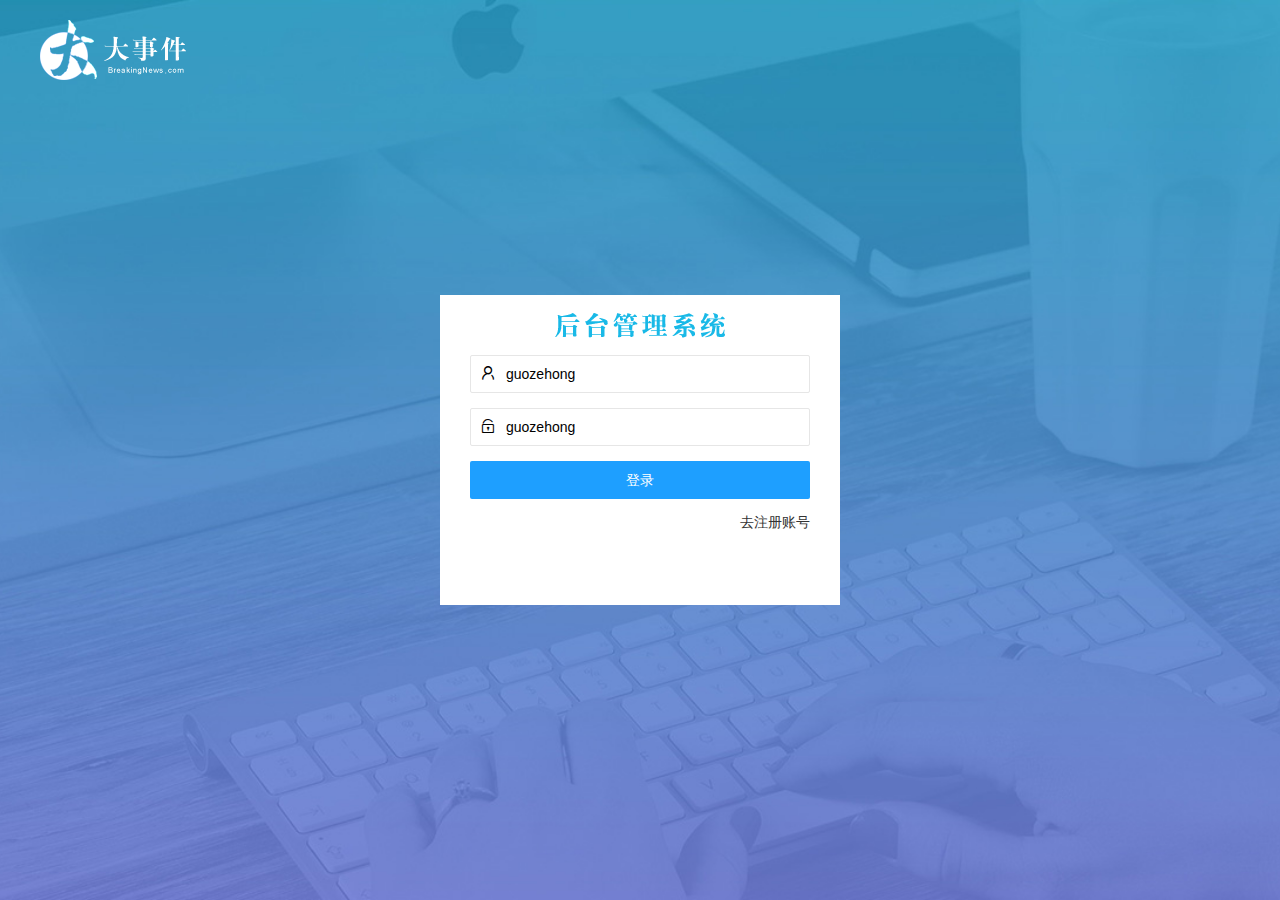
<file: login.html>
<!DOCTYPE html>
<html lang="en">

<head>
    <meta charset="UTF-8" />
    <meta name="viewport" content="width=device-width, initial-scale=1.0" />
    <title>大事件-登录/注册</title>
    <!-- 导入 LayUI 的样式 -->
    <link rel="stylesheet" href="/assets/lib/layui/css/layui.css" />
    <!-- 导入自己的样式表 -->
    <link rel="stylesheet" href="/assets/css/login.css" />
</head>

<body>
    <!-- 头部的 Logo 区域 -->
    <div class="layui-main header">
        <img src="/assets/images/logo.png" alt="" />
    </div>

    <!-- 登录注册区域 -->
    <div class="loginAndRegBox">
        <div class="title-box"></div>
        <!-- 登录模块 -->
        <div class="login-box">
            <!-- 登录表单 -->
            <form class="layui-form" id="form_login">
                <!-- 用户名 -->
                <div class="layui-form-item">
                    <i class="layui-icon layui-icon-username"></i>
                    <input value="guozehong" type="text" name="username" required lay-verify="required"
                        placeholder="请输入用户名" autocomplete="off" class="layui-input">
                </div>
                <!-- 密码 -->
                <div class="layui-form-item">
                    <i class="layui-icon layui-icon-password"></i>
                    <input value="guozehong" type="text" name="password" required lay-verify="required|pwd"
                        placeholder="请输入密码" autocomplete="off" class="layui-input">
                </div>
                <!-- 提交按钮 -->
                <div class="layui-form-item">
                    <!-- lay-submit属性必须存在 和后面submit事件绑定 -->
                    <button class="layui-btn layui-btn-fluid layui-btn-normal" lay-submit
                        lay-filter="formDemo">登录</button>
                </div>
                <!-- a -->
                <div class="layui-form-item links">
                    <a href="javascript:;" id="link_reg">去注册账号</a>
                </div>
            </form>
        </div>
        <!-- 注册模块 -->
        <div class="reg-box" style="display: none;">
            <!-- 注册表单 -->
            <form class="layui-form" id="form_reg">
                <!-- 用户名 -->
                <div class="layui-form-item">
                    <i class="layui-icon layui-icon-username"></i>
                    <input type="text" name="username" required lay-verify="required" placeholder="请输入用户名"
                        autocomplete="off" class="layui-input">
                </div>
                <!-- 密码 -->
                <div class="layui-form-item">
                    <i class="layui-icon layui-icon-password"></i>
                    <input type="text" name="password" required lay-verify="required|pwd" placeholder="请输入密码"
                        autocomplete="off" class="layui-input">
                </div>
                <div class="layui-form-item">
                    <i class="layui-icon layui-icon-password"></i>
                    <input type="text" name="repassword" required lay-verify="required|pwd|repwd" placeholder="再次确认密码"
                        autocomplete="off" class="layui-input">
                </div>
                <!-- 提交按钮 -->
                <div class="layui-form-item">
                    <!-- lay-submit属性必须存在 和后面submit事件绑定 -->
                    <button class="layui-btn layui-btn-fluid layui-btn-normal" lay-submit
                        lay-filter="formDemo">注册</button>
                </div>
                <!-- a -->
                <div class="layui-form-item links">
                    <a href="javascript:;" id="link_login">去登录</a>
                </div>
            </form>
        </div>
    </div>
    <script src="/assets/lib/layui/layui.all.js"></script>
    <script src="/assets/lib/jquery.js"></script>
    <script src="/assets/js/baseAPI.js"></script>
    <script src="/assets/js/login.js"></script>
</body>

</html>
</file>
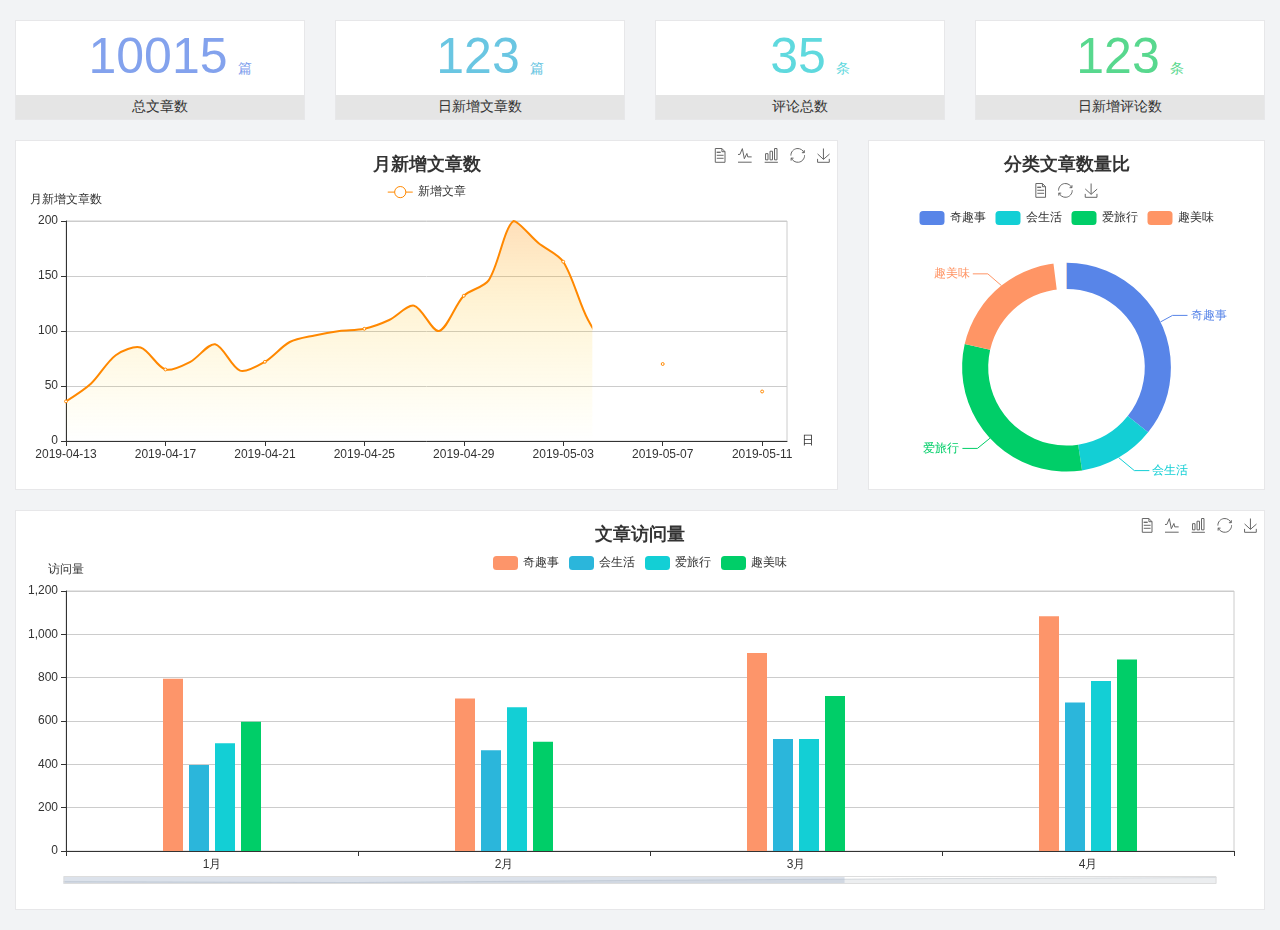
<file: home/dashboard.html>
<!DOCTYPE html>
<html lang="en">

<head>
  <meta charset="UTF-8">
  <meta name="viewport" content="width=device-width, initial-scale=1.0">
  <meta http-equiv="X-UA-Compatible" content="ie=edge">
  <title>图表统计</title>
  <link rel="stylesheet" href="../assets/lib/bootstrap.css" />
  <link rel="stylesheet" href="../assets/lib/main.css" />
  <script src="../assets/lib/jquery.js"></script>
  <script type="text/javascript" src="../assets/lib/echarts.min.js"></script>
</head>

<body>
  <div class="container-fluid">
    <div class="row spannel_list">
      <div class="col-sm-3 col-xs-6">
        <div class="spannel">
          <em>10015</em><span>篇</span>
          <b>总文章数</b>
        </div>
      </div>
      <div class="col-sm-3 col-xs-6">
        <div class="spannel scolor01">
          <em>123</em><span>篇</span>
          <b>日新增文章数</b>
        </div>
      </div>
      <div class="col-sm-3 col-xs-6">
        <div class="spannel scolor02">
          <em>35</em><span>条</span>
          <b>评论总数</b>
        </div>
      </div>
      <div class="col-sm-3 col-xs-6">
        <div class="spannel scolor03">
          <em>123</em><span>条</span>
          <b>日新增评论数</b>
        </div>
      </div>
    </div>
  </div>

  <div class="container-fluid">
    <div class="row curve-pie">
      <div class="col-lg-8 col-md-8">
        <div class="gragh_pannel" id="curve_show"></div>
      </div>
      <div class="col-lg-4 col-md-4">
        <div class="gragh_pannel" id="pie_show"></div>
      </div>
    </div>
  </div>

  <div class="container-fluid">
    <div class="column_pannel" id="column_show"></div>
  </div>

  <script>
    var oChart = echarts.init(document.getElementById('curve_show'));
    var aList_all = [
      { 'count': 36, 'date': '2019-04-13' },
      { 'count': 52, 'date': '2019-04-14' },
      { 'count': 78, 'date': '2019-04-15' },
      { 'count': 85, 'date': '2019-04-16' },
      { 'count': 65, 'date': '2019-04-17' },
      { 'count': 72, 'date': '2019-04-18' },
      { 'count': 88, 'date': '2019-04-19' },
      { 'count': 64, 'date': '2019-04-20' },
      { 'count': 72, 'date': '2019-04-21' },
      { 'count': 90, 'date': '2019-04-22' },
      { 'count': 96, 'date': '2019-04-23' },
      { 'count': 100, 'date': '2019-04-24' },
      { 'count': 102, 'date': '2019-04-25' },
      { 'count': 110, 'date': '2019-04-26' },
      { 'count': 123, 'date': '2019-04-27' },
      { 'count': 100, 'date': '2019-04-28' },
      { 'count': 132, 'date': '2019-04-29' },
      { 'count': 146, 'date': '2019-04-30' },
      { 'count': 200, 'date': '2019-05-01' },
      { 'count': 180, 'date': '2019-05-02' },
      { 'count': 163, 'date': '2019-05-03' },
      { 'count': 110, 'date': '2019-05-04' },
      { 'count': 80, 'date': '2019-05-05' },
      { 'count': 82, 'date': '2019-05-06' },
      { 'count': 70, 'date': '2019-05-07' },
      { 'count': 65, 'date': '2019-05-08' },
      { 'count': 54, 'date': '2019-05-09' },
      { 'count': 40, 'date': '2019-05-10' },
      { 'count': 45, 'date': '2019-05-11' },
      { 'count': 38, 'date': '2019-05-12' },
    ];

    let aCount = [];
    let aDate = [];

    for (var i = 0; i < aList_all.length; i++) {
      aCount.push(aList_all[i].count);
      aDate.push(aList_all[i].date);
    }

    var chartopt = {
      title: {
        text: '月新增文章数',
        left: 'center',
        top: '10'
      },
      tooltip: {
        trigger: 'axis'
      },
      legend: {
        data: ['新增文章'],
        top: '40'
      },
      toolbox: {
        show: true,
        feature: {
          mark: { show: true },
          dataView: { show: true, readOnly: false },
          magicType: { show: true, type: ['line', 'bar'] },
          restore: { show: true },
          saveAsImage: { show: true }
        }
      },
      calculable: true,
      xAxis: [
        {
          name: '日',
          type: 'category',
          boundaryGap: false,
          data: aDate
        }
      ],
      yAxis: [
        {
          name: '月新增文章数',
          type: 'value'
        }
      ],
      series: [
        {
          name: '新增文章',
          type: 'line',
          smooth: true,
          itemStyle: { normal: { areaStyle: { type: 'default' }, color: '#f80' }, lineStyle: { color: '#f80' } },
          data: aCount
        }],
      areaStyle: {
        normal: {
          color: new echarts.graphic.LinearGradient(0, 0, 0, 1, [{
            offset: 0,
            color: 'rgba(255,136,0,0.39)'
          }, {
            offset: .34,
            color: 'rgba(255,180,0,0.25)'
          }, {
            offset: 1,
            color: 'rgba(255,222,0,0.00)'
          }])

        }
      },
      grid: {
        show: true,
        x: 50,
        x2: 50,
        y: 80,
        height: 220
      }
    };

    oChart.setOption(chartopt);


    var oPie = echarts.init(document.getElementById('pie_show'));
    var oPieopt =
    {
      title: {
        top: 10,
        text: '分类文章数量比',
        x: 'center'
      },
      tooltip: {
        trigger: 'item',
        formatter: "{a} <br/>{b} : {c} ({d}%)"
      },
      color: ['#5885e8', '#13cfd5', '#00ce68', '#ff9565'],
      legend: {
        x: 'center',
        top: 65,
        data: ['奇趣事', '会生活', '爱旅行', '趣美味']
      },
      toolbox: {
        show: true,
        x: 'center',
        top: 35,
        feature: {
          mark: { show: true },
          dataView: { show: true, readOnly: false },
          magicType: {
            show: true,
            type: ['pie', 'funnel'],
            option: {
              funnel: {
                x: '25%',
                width: '50%',
                funnelAlign: 'left',
                max: 1548
              }
            }
          },
          restore: { show: true },
          saveAsImage: { show: true }
        }
      },
      calculable: true,
      series: [
        {
          name: '访问来源',
          type: 'pie',
          radius: ['45%', '60%'],
          center: ['50%', '65%'],
          data: [
            { value: 300, name: '奇趣事' },
            { value: 100, name: '会生活' },
            { value: 260, name: '爱旅行' },
            { value: 180, name: '趣美味' }
          ]
        }
      ]
    };
    oPie.setOption(oPieopt);



    var oColumn = this.echarts.init(document.getElementById('column_show'));
    var oColumnopt =
    {
      title: {
        text: '文章访问量',
        left: 'center',
        top: '10'
      },
      tooltip: {
        trigger: 'axis'
      },
      legend: {
        data: ['奇趣事', '会生活', '爱旅行', '趣美味'],
        top: '40'
      },
      toolbox: {
        show: true,
        feature: {
          mark: { show: true },
          dataView: { show: true, readOnly: false },
          magicType: { show: true, type: ['line', 'bar'] },
          restore: { show: true },
          saveAsImage: { show: true }
        }
      },
      calculable: true,
      xAxis: [
        {
          type: 'category',
          data: ['1月', '2月', '3月', '4月', '5月']
        }
      ],
      yAxis: [
        {
          name: '访问量',
          type: 'value'
        }
      ],
      series: [
        {
          name: '奇趣事',
          type: 'bar',
          barWidth: 20,
          itemStyle: {
            normal: { areaStyle: { type: 'default' }, color: '#fd956a' }
          },
          data: [800, 708, 920, 1090, 1200]
        },
        {
          name: '会生活',
          type: 'bar',
          barWidth: 20,
          itemStyle: {
            normal: { areaStyle: { type: 'default' }, color: '#2bb6db' }
          },
          data: [400, 468, 520, 690, 800]
        },
        {
          name: '爱旅行',
          type: 'bar',
          barWidth: 20,
          itemStyle: {
            normal: { areaStyle: { type: 'default' }, color: '#13cfd5' }
          },
          data: [500, 668, 520, 790, 900]
        },
        {
          name: '趣美味',
          type: 'bar',
          barWidth: 20,
          itemStyle: {
            normal: { areaStyle: { type: 'default' }, color: '#00ce68' }
          },
          data: [600, 508, 720, 890, 1000]
        }
      ],
      grid: {
        show: true,
        x: 50,
        x2: 30,
        y: 80,
        height: 260
      },
      dataZoom: [//给x轴设置滚动条
        {
          start: 0,//默认为0
          end: 100 - 1000 / 31,//默认为100
          type: 'slider',
          show: true,
          xAxisIndex: [0],
          handleSize: 0,//滑动条的 左右2个滑动条的大小
          height: 8,//组件高度
          left: 45, //左边的距离
          right: 50,//右边的距离
          bottom: 26,//右边的距离
          handleColor: '#ddd',//h滑动图标的颜色
          handleStyle: {
            borderColor: "#cacaca",
            borderWidth: "1",
            shadowBlur: 2,
            background: "#ddd",
            shadowColor: "#ddd",
          }
        }]
    };
    oColumn.setOption(oColumnopt);
  </script>
</body>

</html>
</file>
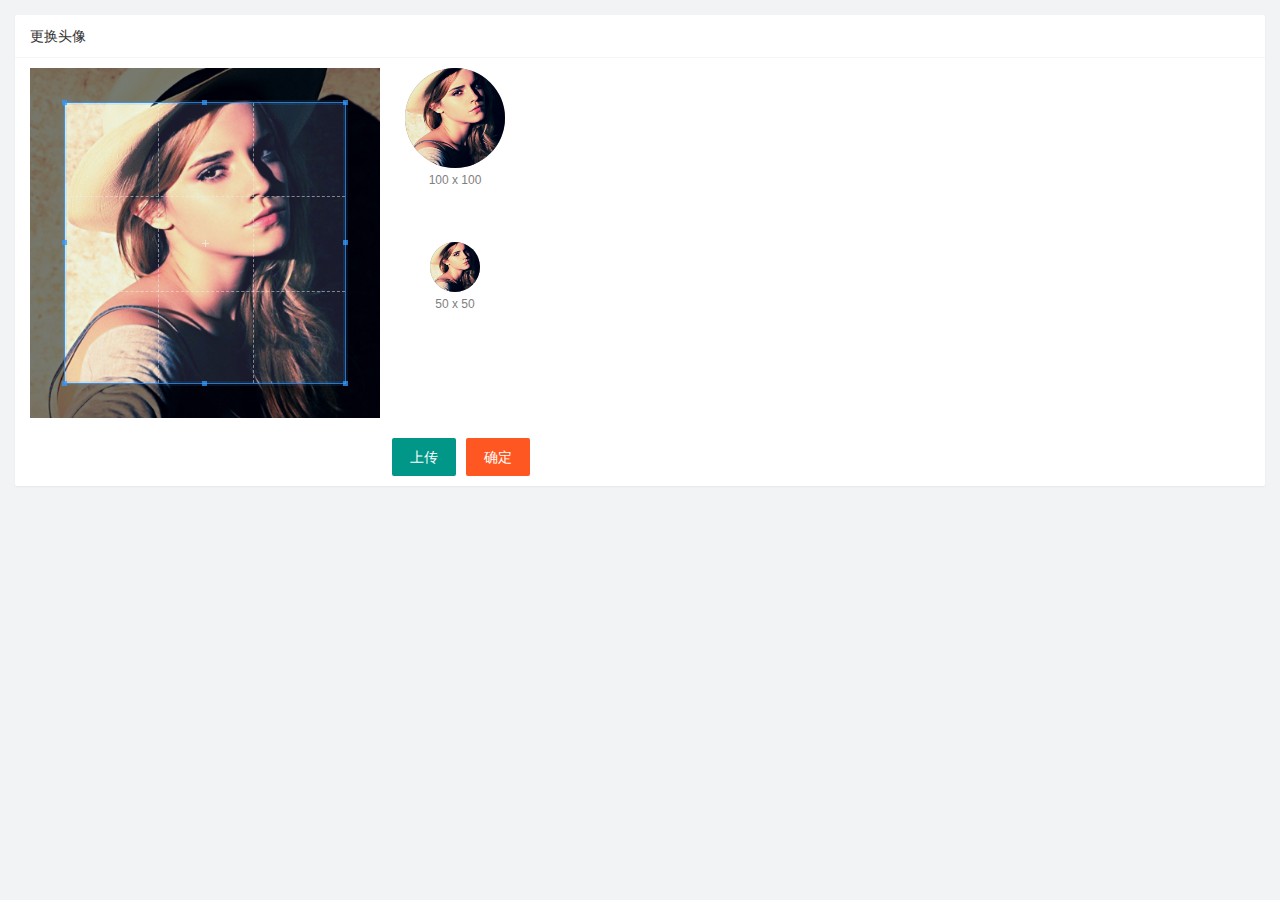
<file: user/user_avatar.html>
<!DOCTYPE html>
<html lang="en">

<head>
    <meta charset="UTF-8">
    <meta http-equiv="X-UA-Compatible" content="IE=edge">
    <meta name="viewport" content="width=device-width, initial-scale=1.0">
    <title>Document</title>
    <link rel="stylesheet" href="/assets/lib/cropper/cropper.css">
    <link rel="stylesheet" href="/assets/lib/layui/css/layui.css">
    <link rel="stylesheet" href="/assets/css/user/user_avatar.css">
</head>

<body>
    <div class="layui-card">
        <div class="layui-card-header">更换头像</div>
        <div class="layui-card-body">
            <!-- 第一行的图片裁剪和预览区域 -->
            <div class="row1">
                <!-- 图片裁剪区域 -->
                <div class="cropper-box">
                    <!-- 这个 img 标签很重要，将来会把它初始化为裁剪区域 -->
                    <img id="image" src="/assets/images/sample.jpg" />
                </div>
                <!-- 图片的预览区域 -->
                <div class="preview-box">
                    <div>
                        <!-- 宽高为 100px 的预览区域 -->
                        <div class="img-preview w100"></div>
                        <p class="size">100 x 100</p>
                    </div>
                    <div>
                        <!-- 宽高为 50px 的预览区域 -->
                        <div class="img-preview w50"></div>
                        <p class="size">50 x 50</p>
                    </div>
                </div>
            </div <!-- 第二行的按钮区域 -->
            <div class="row2">
                <input type="file" id="file" accept="image/png,image/jpeg" style="display: none;">
                <button id="btnChooseImage" type="button" class="layui-btn">上传</button>
                <button id="btnUpload" type="button" class="layui-btn layui-btn-danger">确定</button>
            </div>
        </div>
    </div>
    <script src="/assets/lib/layui/layui.all.js"></script>
    <script src="/assets/lib/jquery.js"></script>
    <script src="/assets/lib/cropper/Cropper.js"></script>
    <script src="/assets/lib/cropper/jquery-cropper.js"></script>
    <script src="/assets/js/baseAPI.js"></script>
    <script src="/assets/js/user/user_avatar.js"></script>
</body>

</html>
</file>
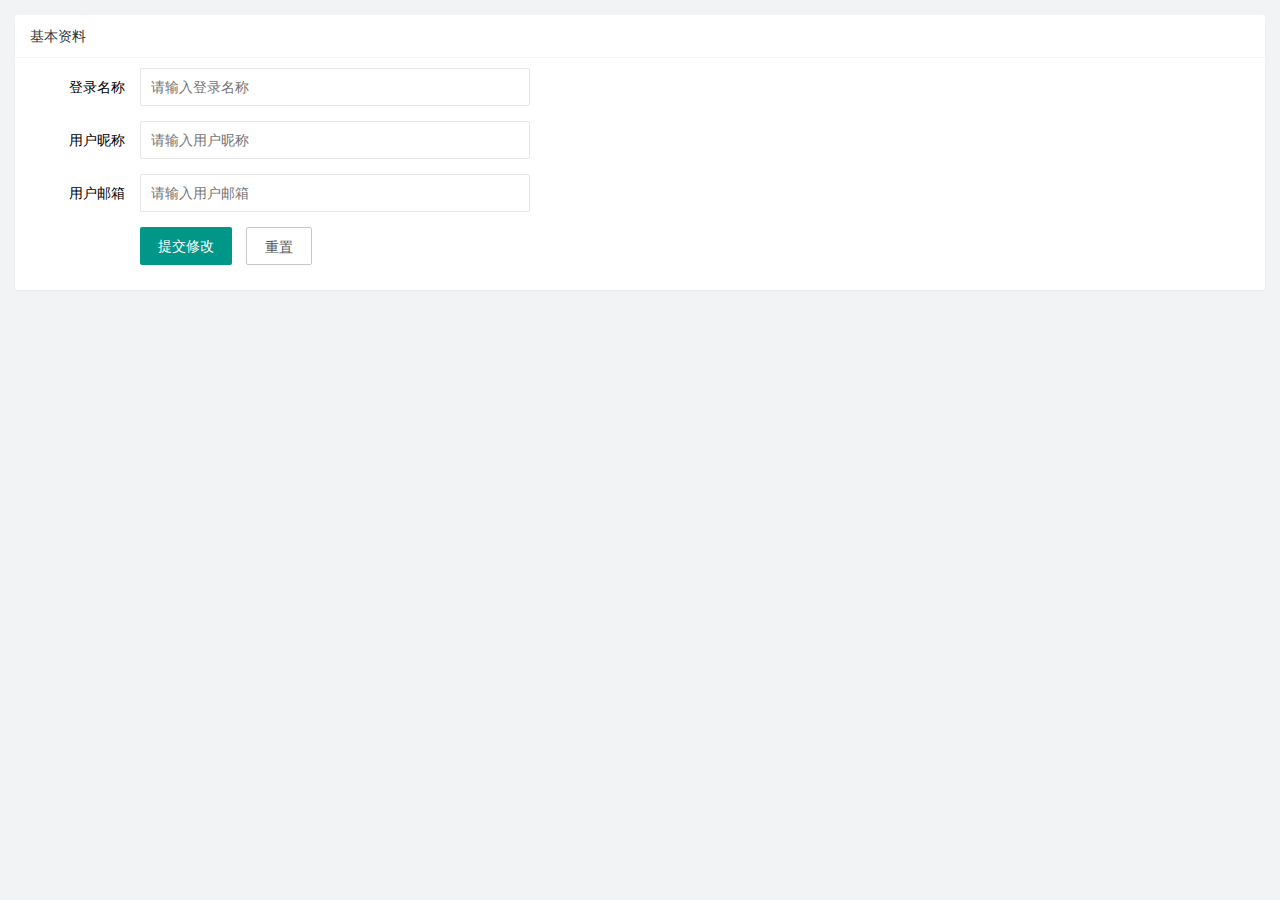
<file: user/user_info.html>
<!DOCTYPE html>
<html lang="en">

<head>
    <meta charset="UTF-8">
    <meta http-equiv="X-UA-Compatible" content="IE=edge">
    <meta name="viewport" content="width=device-width, initial-scale=1.0">
    <title>Document</title>
    <link rel="stylesheet" href="/assets/lib/layui/css/layui.css">
    <link rel="stylesheet" href="/assets/css/user/user_info.css">
</head>

<body>
    <div class="layui-card">
        <div class="layui-card-header">基本资料</div>
        <div class="layui-card-body">
            <!-- 表单 -->
            <form class="layui-form" lay-filter="formUserInfo">
                <input type="hidden" name="id">
                <div class="layui-form-item">
                    <label class="layui-form-label">登录名称</label>
                    <div class="layui-input-block">
                        <input readonly type="text" name="username" required lay-verify="required" placeholder="请输入登录名称"
                            autocomplete="off" class="layui-input">
                    </div>
                </div>
                <div class="layui-form-item">
                    <label class="layui-form-label">用户昵称</label>
                    <div class="layui-input-block">
                        <input type="text" name="nickname" required lay-verify="required|nickname" placeholder="请输入用户昵称"
                            autocomplete="off" class="layui-input">
                    </div>
                </div>
                <div class="layui-form-item">
                    <label class="layui-form-label">用户邮箱</label>
                    <div class="layui-input-block">
                        <input type="text" name="email" required lay-verify="required|email" placeholder="请输入用户邮箱"
                            autocomplete="off" class="layui-input">
                    </div>
                </div>
                <div class="layui-form-item">
                    <div class="layui-input-block">
                        <button class="layui-btn" lay-submit lay-filter="formDemo">提交修改</button>
                        <button id="btnReset" type="reset" class="layui-btn layui-btn-primary">重置</button>
                    </div>
                </div>
            </form>
        </div>
    </div>
    <script src="/assets/lib/layui/layui.all.js"></script>
    <script src="/assets/lib/jquery.js"></script>
    <script src="/assets/js/baseAPI.js"></script>
    <script src="/assets/js/user/user_info.js"></script>
</body>

</html>
</file>
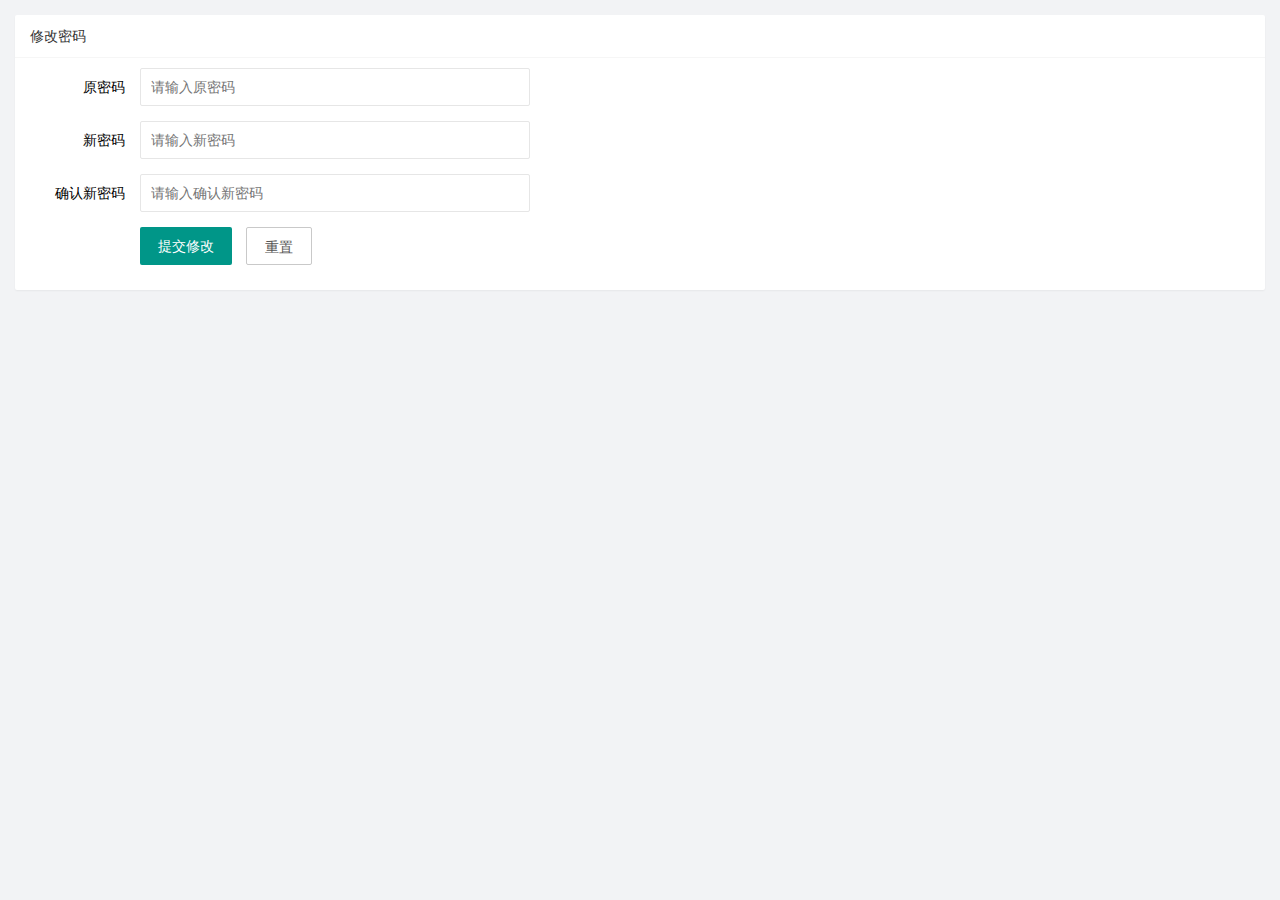
<file: user/user_pwd.html>
<!DOCTYPE html>
<html lang="en">

<head>
    <meta charset="UTF-8">
    <meta http-equiv="X-UA-Compatible" content="IE=edge">
    <meta name="viewport" content="width=device-width, initial-scale=1.0">
    <title>Document</title>
    <link rel="stylesheet" href="/assets/lib/layui/css/layui.css">
    <link rel="stylesheet" href="/assets/css/user/user_pwd.css">
</head>

<body>
    <div class="layui-card">
        <div class="layui-card-header">修改密码</div>
        <div class="layui-card-body">
            <!-- 表单 -->
            <form class="layui-form">
                <div class="layui-form-item">
                    <label class="layui-form-label">原密码</label>
                    <div class="layui-input-block">
                        <input type="text" name="oldPwd" required lay-verify="required|pwd" placeholder="请输入原密码"
                            autocomplete="off" class="layui-input">
                    </div>
                </div>
                <div class="layui-form-item">
                    <label class="layui-form-label">新密码</label>
                    <div class="layui-input-block">
                        <input type="text" name="newPwd" required lay-verify="required|pwd|samePwd" placeholder="请输入新密码"
                            autocomplete="off" class="layui-input">
                    </div>
                </div>
                <div class="layui-form-item">
                    <label class="layui-form-label">确认新密码</label>
                    <div class="layui-input-block">
                        <input type="text" name="rePwd" required lay-verify="required|pwd|rePwd" placeholder="请输入确认新密码"
                            autocomplete="off" class="layui-input">
                    </div>
                </div>
                <div class="layui-form-item">
                    <div class="layui-input-block">
                        <button class="layui-btn" lay-submit lay-filter="formDemo">提交修改</button>
                        <button id="btnReset" type="reset" class="layui-btn layui-btn-primary">重置</button>
                    </div>
                </div>
            </form>
        </div>
    </div>
    <script src="/assets/lib/layui/layui.all.js"></script>
    <script src="/assets/lib/jquery.js"></script>
    <script src="/assets/js/baseAPI.js"></script>
    <script src="/assets/js/user/user_pwd.js"></script>
</body>

</html>
</file>
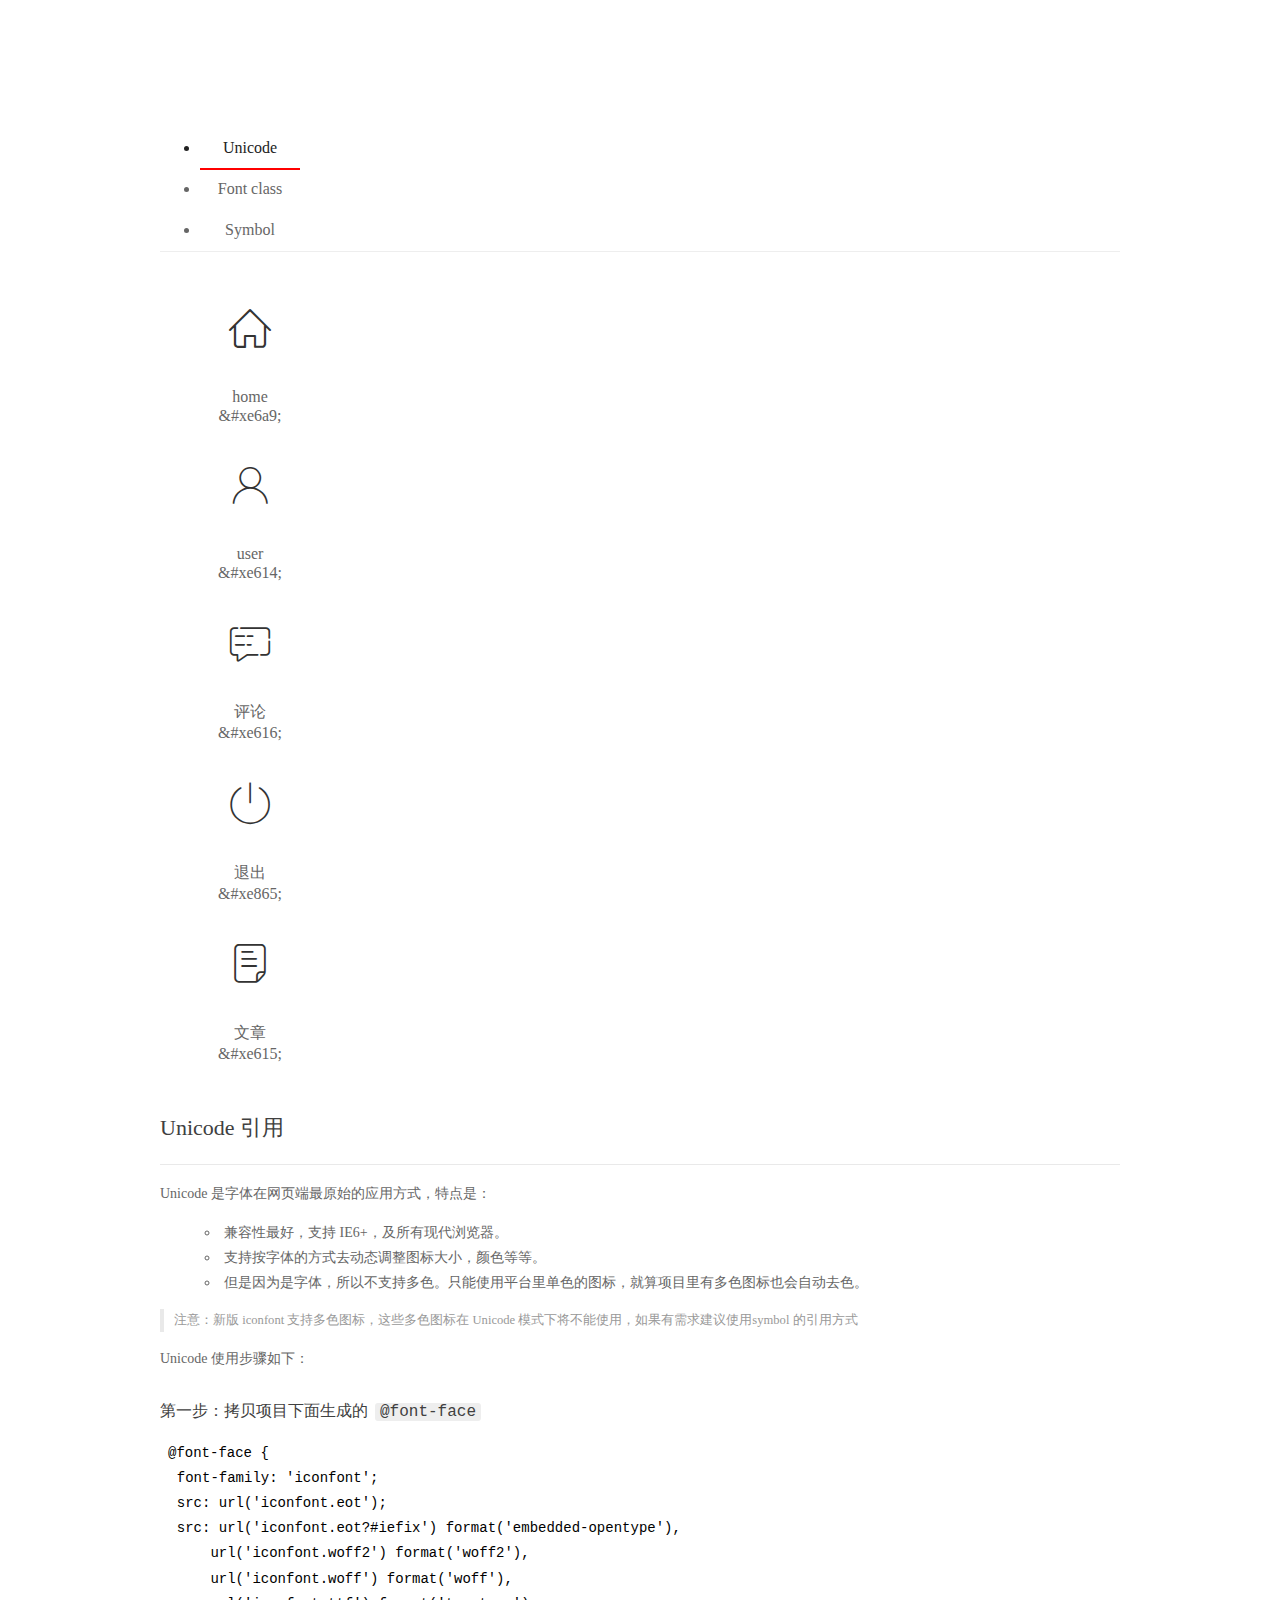
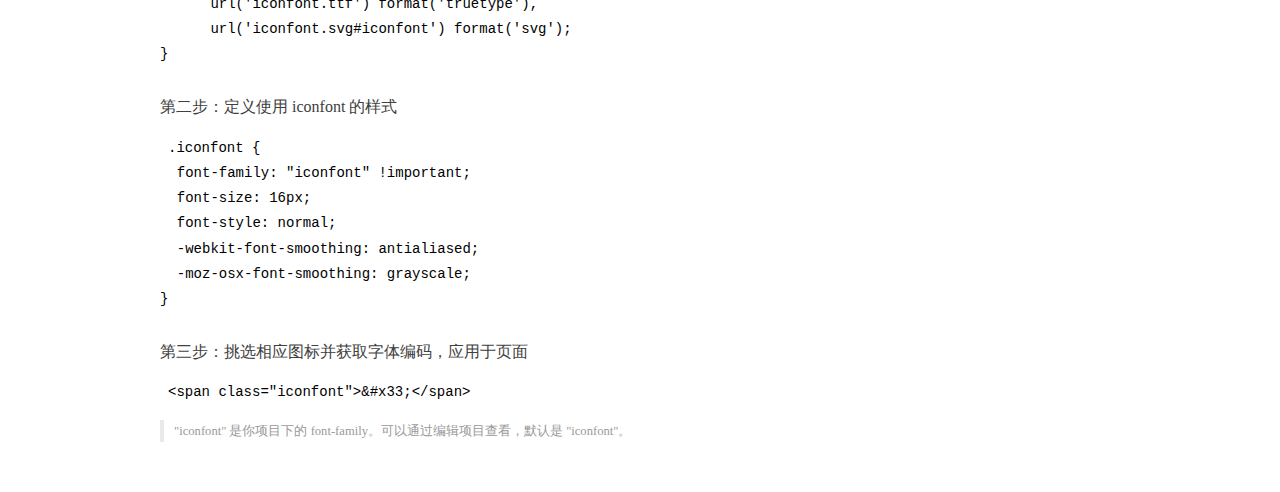
<file: assets/fonts/demo_index.html>
<!DOCTYPE html>
<html>
<head>
  <meta charset="utf-8"/>
  <title>IconFont Demo</title>
  <link rel="shortcut icon" href="https://gtms04.alicdn.com/tps/i4/TB1_oz6GVXXXXaFXpXXJDFnIXXX-64-64.ico" type="image/x-icon"/>
  <link rel="stylesheet" href="https://g.alicdn.com/thx/cube/1.3.2/cube.min.css">
  <link rel="stylesheet" href="demo.css">
  <link rel="stylesheet" href="iconfont.css">
  <script src="iconfont.js"></script>
  <!-- jQuery -->
  <script src="https://a1.alicdn.com/oss/uploads/2018/12/26/7bfddb60-08e8-11e9-9b04-53e73bb6408b.js"></script>
  <!-- 代码高亮 -->
  <script src="https://a1.alicdn.com/oss/uploads/2018/12/26/a3f714d0-08e6-11e9-8a15-ebf944d7534c.js"></script>
</head>
<body>
  <div class="main">
    <h1 class="logo"><a href="https://www.iconfont.cn/" title="iconfont 首页" target="_blank">&#xe86b;</a></h1>
    <div class="nav-tabs">
      <ul id="tabs" class="dib-box">
        <li class="dib active"><span>Unicode</span></li>
        <li class="dib"><span>Font class</span></li>
        <li class="dib"><span>Symbol</span></li>
      </ul>
      
    </div>
    <div class="tab-container">
      <div class="content unicode" style="display: block;">
          <ul class="icon_lists dib-box">
          
            <li class="dib">
              <span class="icon iconfont">&#xe6a9;</span>
                <div class="name">home</div>
                <div class="code-name">&amp;#xe6a9;</div>
              </li>
          
            <li class="dib">
              <span class="icon iconfont">&#xe614;</span>
                <div class="name">user</div>
                <div class="code-name">&amp;#xe614;</div>
              </li>
          
            <li class="dib">
              <span class="icon iconfont">&#xe616;</span>
                <div class="name">评论</div>
                <div class="code-name">&amp;#xe616;</div>
              </li>
          
            <li class="dib">
              <span class="icon iconfont">&#xe865;</span>
                <div class="name">退出</div>
                <div class="code-name">&amp;#xe865;</div>
              </li>
          
            <li class="dib">
              <span class="icon iconfont">&#xe615;</span>
                <div class="name">文章</div>
                <div class="code-name">&amp;#xe615;</div>
              </li>
          
          </ul>
          <div class="article markdown">
          <h2 id="unicode-">Unicode 引用</h2>
          <hr>

          <p>Unicode 是字体在网页端最原始的应用方式，特点是：</p>
          <ul>
            <li>兼容性最好，支持 IE6+，及所有现代浏览器。</li>
            <li>支持按字体的方式去动态调整图标大小，颜色等等。</li>
            <li>但是因为是字体，所以不支持多色。只能使用平台里单色的图标，就算项目里有多色图标也会自动去色。</li>
          </ul>
          <blockquote>
            <p>注意：新版 iconfont 支持多色图标，这些多色图标在 Unicode 模式下将不能使用，如果有需求建议使用symbol 的引用方式</p>
          </blockquote>
          <p>Unicode 使用步骤如下：</p>
          <h3 id="-font-face">第一步：拷贝项目下面生成的 <code>@font-face</code></h3>
<pre><code class="language-css"
>@font-face {
  font-family: 'iconfont';
  src: url('iconfont.eot');
  src: url('iconfont.eot?#iefix') format('embedded-opentype'),
      url('iconfont.woff2') format('woff2'),
      url('iconfont.woff') format('woff'),
      url('iconfont.ttf') format('truetype'),
      url('iconfont.svg#iconfont') format('svg');
}
</code></pre>
          <h3 id="-iconfont-">第二步：定义使用 iconfont 的样式</h3>
<pre><code class="language-css"
>.iconfont {
  font-family: "iconfont" !important;
  font-size: 16px;
  font-style: normal;
  -webkit-font-smoothing: antialiased;
  -moz-osx-font-smoothing: grayscale;
}
</code></pre>
          <h3 id="-">第三步：挑选相应图标并获取字体编码，应用于页面</h3>
<pre>
<code class="language-html"
>&lt;span class="iconfont"&gt;&amp;#x33;&lt;/span&gt;
</code></pre>
          <blockquote>
            <p>"iconfont" 是你项目下的 font-family。可以通过编辑项目查看，默认是 "iconfont"。</p>
          </blockquote>
          </div>
      </div>
      <div class="content font-class">
        <ul class="icon_lists dib-box">
          
          <li class="dib">
            <span class="icon iconfont icon-home"></span>
            <div class="name">
              home
            </div>
            <div class="code-name">.icon-home
            </div>
          </li>
          
          <li class="dib">
            <span class="icon iconfont icon-user"></span>
            <div class="name">
              user
            </div>
            <div class="code-name">.icon-user
            </div>
          </li>
          
          <li class="dib">
            <span class="icon iconfont icon-pinglun"></span>
            <div class="name">
              评论
            </div>
            <div class="code-name">.icon-pinglun
            </div>
          </li>
          
          <li class="dib">
            <span class="icon iconfont icon-tuichu"></span>
            <div class="name">
              退出
            </div>
            <div class="code-name">.icon-tuichu
            </div>
          </li>
          
          <li class="dib">
            <span class="icon iconfont icon-16"></span>
            <div class="name">
              文章
            </div>
            <div class="code-name">.icon-16
            </div>
          </li>
          
        </ul>
        <div class="article markdown">
        <h2 id="font-class-">font-class 引用</h2>
        <hr>

        <p>font-class 是 Unicode 使用方式的一种变种，主要是解决 Unicode 书写不直观，语意不明确的问题。</p>
        <p>与 Unicode 使用方式相比，具有如下特点：</p>
        <ul>
          <li>兼容性良好，支持 IE8+，及所有现代浏览器。</li>
          <li>相比于 Unicode 语意明确，书写更直观。可以很容易分辨这个 icon 是什么。</li>
          <li>因为使用 class 来定义图标，所以当要替换图标时，只需要修改 class 里面的 Unicode 引用。</li>
          <li>不过因为本质上还是使用的字体，所以多色图标还是不支持的。</li>
        </ul>
        <p>使用步骤如下：</p>
        <h3 id="-fontclass-">第一步：引入项目下面生成的 fontclass 代码：</h3>
<pre><code class="language-html">&lt;link rel="stylesheet" href="./iconfont.css"&gt;
</code></pre>
        <h3 id="-">第二步：挑选相应图标并获取类名，应用于页面：</h3>
<pre><code class="language-html">&lt;span class="iconfont icon-xxx"&gt;&lt;/span&gt;
</code></pre>
        <blockquote>
          <p>"
            iconfont" 是你项目下的 font-family。可以通过编辑项目查看，默认是 "iconfont"。</p>
        </blockquote>
      </div>
      </div>
      <div class="content symbol">
          <ul class="icon_lists dib-box">
          
            <li class="dib">
                <svg class="icon svg-icon" aria-hidden="true">
                  <use xlink:href="#icon-home"></use>
                </svg>
                <div class="name">home</div>
                <div class="code-name">#icon-home</div>
            </li>
          
            <li class="dib">
                <svg class="icon svg-icon" aria-hidden="true">
                  <use xlink:href="#icon-user"></use>
                </svg>
                <div class="name">user</div>
                <div class="code-name">#icon-user</div>
            </li>
          
            <li class="dib">
                <svg class="icon svg-icon" aria-hidden="true">
                  <use xlink:href="#icon-pinglun"></use>
                </svg>
                <div class="name">评论</div>
                <div class="code-name">#icon-pinglun</div>
            </li>
          
            <li class="dib">
                <svg class="icon svg-icon" aria-hidden="true">
                  <use xlink:href="#icon-tuichu"></use>
                </svg>
                <div class="name">退出</div>
                <div class="code-name">#icon-tuichu</div>
            </li>
          
            <li class="dib">
                <svg class="icon svg-icon" aria-hidden="true">
                  <use xlink:href="#icon-16"></use>
                </svg>
                <div class="name">文章</div>
                <div class="code-name">#icon-16</div>
            </li>
          
          </ul>
          <div class="article markdown">
          <h2 id="symbol-">Symbol 引用</h2>
          <hr>

          <p>这是一种全新的使用方式，应该说这才是未来的主流，也是平台目前推荐的用法。相关介绍可以参考这篇<a href="">文章</a>
            这种用法其实是做了一个 SVG 的集合，与另外两种相比具有如下特点：</p>
          <ul>
            <li>支持多色图标了，不再受单色限制。</li>
            <li>通过一些技巧，支持像字体那样，通过 <code>font-size</code>, <code>color</code> 来调整样式。</li>
            <li>兼容性较差，支持 IE9+，及现代浏览器。</li>
            <li>浏览器渲染 SVG 的性能一般，还不如 png。</li>
          </ul>
          <p>使用步骤如下：</p>
          <h3 id="-symbol-">第一步：引入项目下面生成的 symbol 代码：</h3>
<pre><code class="language-html">&lt;script src="./iconfont.js"&gt;&lt;/script&gt;
</code></pre>
          <h3 id="-css-">第二步：加入通用 CSS 代码（引入一次就行）：</h3>
<pre><code class="language-html">&lt;style&gt;
.icon {
  width: 1em;
  height: 1em;
  vertical-align: -0.15em;
  fill: currentColor;
  overflow: hidden;
}
&lt;/style&gt;
</code></pre>
          <h3 id="-">第三步：挑选相应图标并获取类名，应用于页面：</h3>
<pre><code class="language-html">&lt;svg class="icon" aria-hidden="true"&gt;
  &lt;use xlink:href="#icon-xxx"&gt;&lt;/use&gt;
&lt;/svg&gt;
</code></pre>
          </div>
      </div>

    </div>
  </div>
  <script>
  $(document).ready(function () {
      $('.tab-container .content:first').show()

      $('#tabs li').click(function (e) {
        var tabContent = $('.tab-container .content')
        var index = $(this).index()

        if ($(this).hasClass('active')) {
          return
        } else {
          $('#tabs li').removeClass('active')
          $(this).addClass('active')

          tabContent.hide().eq(index).fadeIn()
        }
      })
    })
  </script>
</body>
</html>
</file>
<file: assets/lib/layui/css/layui.css>
/** layui-v2.5.5 MIT License By https://www.layui.com */
 .layui-inline,img{display:inline-block;vertical-align:middle}h1,h2,h3,h4,h5,h6{font-weight:400}.layui-edge,.layui-header,.layui-inline,.layui-main{position:relative}.layui-body,.layui-edge,.layui-elip{overflow:hidden}.layui-btn,.layui-edge,.layui-inline,img{vertical-align:middle}.layui-btn,.layui-disabled,.layui-icon,.layui-unselect{-moz-user-select:none;-webkit-user-select:none;-ms-user-select:none}.layui-elip,.layui-form-checkbox span,.layui-form-pane .layui-form-label{text-overflow:ellipsis;white-space:nowrap}.layui-breadcrumb,.layui-tree-btnGroup{visibility:hidden}blockquote,body,button,dd,div,dl,dt,form,h1,h2,h3,h4,h5,h6,input,li,ol,p,pre,td,textarea,th,ul{margin:0;padding:0;-webkit-tap-highlight-color:rgba(0,0,0,0)}a:active,a:hover{outline:0}img{border:none}li{list-style:none}table{border-collapse:collapse;border-spacing:0}h4,h5,h6{font-size:100%}button,input,optgroup,option,select,textarea{font-family:inherit;font-size:inherit;font-style:inherit;font-weight:inherit;outline:0}pre{white-space:pre-wrap;white-space:-moz-pre-wrap;white-space:-pre-wrap;white-space:-o-pre-wrap;word-wrap:break-word}body{line-height:24px;font:14px Helvetica Neue,Helvetica,PingFang SC,Tahoma,Arial,sans-serif}hr{height:1px;margin:10px 0;border:0;clear:both}a{color:#333;text-decoration:none}a:hover{color:#777}a cite{font-style:normal;*cursor:pointer}.layui-border-box,.layui-border-box *{box-sizing:border-box}.layui-box,.layui-box *{box-sizing:content-box}.layui-clear{clear:both;*zoom:1}.layui-clear:after{content:'\20';clear:both;*zoom:1;display:block;height:0}.layui-inline{*display:inline;*zoom:1}.layui-edge{display:inline-block;width:0;height:0;border-width:6px;border-style:dashed;border-color:transparent}.layui-edge-top{top:-4px;border-bottom-color:#999;border-bottom-style:solid}.layui-edge-right{border-left-color:#999;border-left-style:solid}.layui-edge-bottom{top:2px;border-top-color:#999;border-top-style:solid}.layui-edge-left{border-right-color:#999;border-right-style:solid}.layui-disabled,.layui-disabled:hover{color:#d2d2d2!important;cursor:not-allowed!important}.layui-circle{border-radius:100%}.layui-show{display:block!important}.layui-hide{display:none!important}@font-face{font-family:layui-icon;src:url(../font/iconfont.eot?v=250);src:url(../font/iconfont.eot?v=250#iefix) format('embedded-opentype'),url(../font/iconfont.woff2?v=250) format('woff2'),url(../font/iconfont.woff?v=250) format('woff'),url(../font/iconfont.ttf?v=250) format('truetype'),url(../font/iconfont.svg?v=250#layui-icon) format('svg')}.layui-icon{font-family:layui-icon!important;font-size:16px;font-style:normal;-webkit-font-smoothing:antialiased;-moz-osx-font-smoothing:grayscale}.layui-icon-reply-fill:before{content:"\e611"}.layui-icon-set-fill:before{content:"\e614"}.layui-icon-menu-fill:before{content:"\e60f"}.layui-icon-search:before{content:"\e615"}.layui-icon-share:before{content:"\e641"}.layui-icon-set-sm:before{content:"\e620"}.layui-icon-engine:before{content:"\e628"}.layui-icon-close:before{content:"\1006"}.layui-icon-close-fill:before{content:"\1007"}.layui-icon-chart-screen:before{content:"\e629"}.layui-icon-star:before{content:"\e600"}.layui-icon-circle-dot:before{content:"\e617"}.layui-icon-chat:before{content:"\e606"}.layui-icon-release:before{content:"\e609"}.layui-icon-list:before{content:"\e60a"}.layui-icon-chart:before{content:"\e62c"}.layui-icon-ok-circle:before{content:"\1005"}.layui-icon-layim-theme:before{content:"\e61b"}.layui-icon-table:before{content:"\e62d"}.layui-icon-right:before{content:"\e602"}.layui-icon-left:before{content:"\e603"}.layui-icon-cart-simple:before{content:"\e698"}.layui-icon-face-cry:before{content:"\e69c"}.layui-icon-face-smile:before{content:"\e6af"}.layui-icon-survey:before{content:"\e6b2"}.layui-icon-tree:before{content:"\e62e"}.layui-icon-upload-circle:before{content:"\e62f"}.layui-icon-add-circle:before{content:"\e61f"}.layui-icon-download-circle:before{content:"\e601"}.layui-icon-templeate-1:before{content:"\e630"}.layui-icon-util:before{content:"\e631"}.layui-icon-face-surprised:before{content:"\e664"}.layui-icon-edit:before{content:"\e642"}.layui-icon-speaker:before{content:"\e645"}.layui-icon-down:before{content:"\e61a"}.layui-icon-file:before{content:"\e621"}.layui-icon-layouts:before{content:"\e632"}.layui-icon-rate-half:before{content:"\e6c9"}.layui-icon-add-circle-fine:before{content:"\e608"}.layui-icon-prev-circle:before{content:"\e633"}.layui-icon-read:before{content:"\e705"}.layui-icon-404:before{content:"\e61c"}.layui-icon-carousel:before{content:"\e634"}.layui-icon-help:before{content:"\e607"}.layui-icon-code-circle:before{content:"\e635"}.layui-icon-water:before{content:"\e636"}.layui-icon-username:before{content:"\e66f"}.layui-icon-find-fill:before{content:"\e670"}.layui-icon-about:before{content:"\e60b"}.layui-icon-location:before{content:"\e715"}.layui-icon-up:before{content:"\e619"}.layui-icon-pause:before{content:"\e651"}.layui-icon-date:before{content:"\e637"}.layui-icon-layim-uploadfile:before{content:"\e61d"}.layui-icon-delete:before{content:"\e640"}.layui-icon-play:before{content:"\e652"}.layui-icon-top:before{content:"\e604"}.layui-icon-friends:before{content:"\e612"}.layui-icon-refresh-3:before{content:"\e9aa"}.layui-icon-ok:before{content:"\e605"}.layui-icon-layer:before{content:"\e638"}.layui-icon-face-smile-fine:before{content:"\e60c"}.layui-icon-dollar:before{content:"\e659"}.layui-icon-group:before{content:"\e613"}.layui-icon-layim-download:before{content:"\e61e"}.layui-icon-picture-fine:before{content:"\e60d"}.layui-icon-link:before{content:"\e64c"}.layui-icon-diamond:before{content:"\e735"}.layui-icon-log:before{content:"\e60e"}.layui-icon-rate-solid:before{content:"\e67a"}.layui-icon-fonts-del:before{content:"\e64f"}.layui-icon-unlink:before{content:"\e64d"}.layui-icon-fonts-clear:before{content:"\e639"}.layui-icon-triangle-r:before{content:"\e623"}.layui-icon-circle:before{content:"\e63f"}.layui-icon-radio:before{content:"\e643"}.layui-icon-align-center:before{content:"\e647"}.layui-icon-align-right:before{content:"\e648"}.layui-icon-align-left:before{content:"\e649"}.layui-icon-loading-1:before{content:"\e63e"}.layui-icon-return:before{content:"\e65c"}.layui-icon-fonts-strong:before{content:"\e62b"}.layui-icon-upload:before{content:"\e67c"}.layui-icon-dialogue:before{content:"\e63a"}.layui-icon-video:before{content:"\e6ed"}.layui-icon-headset:before{content:"\e6fc"}.layui-icon-cellphone-fine:before{content:"\e63b"}.layui-icon-add-1:before{content:"\e654"}.layui-icon-face-smile-b:before{content:"\e650"}.layui-icon-fonts-html:before{content:"\e64b"}.layui-icon-form:before{content:"\e63c"}.layui-icon-cart:before{content:"\e657"}.layui-icon-camera-fill:before{content:"\e65d"}.layui-icon-tabs:before{content:"\e62a"}.layui-icon-fonts-code:before{content:"\e64e"}.layui-icon-fire:before{content:"\e756"}.layui-icon-set:before{content:"\e716"}.layui-icon-fonts-u:before{content:"\e646"}.layui-icon-triangle-d:before{content:"\e625"}.layui-icon-tips:before{content:"\e702"}.layui-icon-picture:before{content:"\e64a"}.layui-icon-more-vertical:before{content:"\e671"}.layui-icon-flag:before{content:"\e66c"}.layui-icon-loading:before{content:"\e63d"}.layui-icon-fonts-i:before{content:"\e644"}.layui-icon-refresh-1:before{content:"\e666"}.layui-icon-rmb:before{content:"\e65e"}.layui-icon-home:before{content:"\e68e"}.layui-icon-user:before{content:"\e770"}.layui-icon-notice:before{content:"\e667"}.layui-icon-login-weibo:before{content:"\e675"}.layui-icon-voice:before{content:"\e688"}.layui-icon-upload-drag:before{content:"\e681"}.layui-icon-login-qq:before{content:"\e676"}.layui-icon-snowflake:before{content:"\e6b1"}.layui-icon-file-b:before{content:"\e655"}.layui-icon-template:before{content:"\e663"}.layui-icon-auz:before{content:"\e672"}.layui-icon-console:before{content:"\e665"}.layui-icon-app:before{content:"\e653"}.layui-icon-prev:before{content:"\e65a"}.layui-icon-website:before{content:"\e7ae"}.layui-icon-next:before{content:"\e65b"}.layui-icon-component:before{content:"\e857"}.layui-icon-more:before{content:"\e65f"}.layui-icon-login-wechat:before{content:"\e677"}.layui-icon-shrink-right:before{content:"\e668"}.layui-icon-spread-left:before{content:"\e66b"}.layui-icon-camera:before{content:"\e660"}.layui-icon-note:before{content:"\e66e"}.layui-icon-refresh:before{content:"\e669"}.layui-icon-female:before{content:"\e661"}.layui-icon-male:before{content:"\e662"}.layui-icon-password:before{content:"\e673"}.layui-icon-senior:before{content:"\e674"}.layui-icon-theme:before{content:"\e66a"}.layui-icon-tread:before{content:"\e6c5"}.layui-icon-praise:before{content:"\e6c6"}.layui-icon-star-fill:before{content:"\e658"}.layui-icon-rate:before{content:"\e67b"}.layui-icon-template-1:before{content:"\e656"}.layui-icon-vercode:before{content:"\e679"}.layui-icon-cellphone:before{content:"\e678"}.layui-icon-screen-full:before{content:"\e622"}.layui-icon-screen-restore:before{content:"\e758"}.layui-icon-cols:before{content:"\e610"}.layui-icon-export:before{content:"\e67d"}.layui-icon-print:before{content:"\e66d"}.layui-icon-slider:before{content:"\e714"}.layui-icon-addition:before{content:"\e624"}.layui-icon-subtraction:before{content:"\e67e"}.layui-icon-service:before{content:"\e626"}.layui-icon-transfer:before{content:"\e691"}.layui-main{width:1140px;margin:0 auto}.layui-header{z-index:1000;height:60px}.layui-header a:hover{transition:all .5s;-webkit-transition:all .5s}.layui-side{position:fixed;left:0;top:0;bottom:0;z-index:999;width:200px;overflow-x:hidden}.layui-side-scroll{position:relative;width:220px;height:100%;overflow-x:hidden}.layui-body{position:absolute;left:200px;right:0;top:0;bottom:0;z-index:998;width:auto;overflow-y:auto;box-sizing:border-box}.layui-layout-body{overflow:hidden}.layui-layout-admin .layui-header{background-color:#23262E}.layui-layout-admin .layui-side{top:60px;width:200px;overflow-x:hidden}.layui-layout-admin .layui-body{position:fixed;top:60px;bottom:44px}.layui-layout-admin .layui-main{width:auto;margin:0 15px}.layui-layout-admin .layui-footer{position:fixed;left:200px;right:0;bottom:0;height:44px;line-height:44px;padding:0 15px;background-color:#eee}.layui-layout-admin .layui-logo{position:absolute;left:0;top:0;width:200px;height:100%;line-height:60px;text-align:center;color:#009688;font-size:16px}.layui-layout-admin .layui-header .layui-nav{background:0 0}.layui-layout-left{position:absolute!important;left:200px;top:0}.layui-layout-right{position:absolute!important;right:0;top:0}.layui-container{position:relative;margin:0 auto;padding:0 15px;box-sizing:border-box}.layui-fluid{position:relative;margin:0 auto;padding:0 15px}.layui-row:after,.layui-row:before{content:'';display:block;clear:both}.layui-col-lg1,.layui-col-lg10,.layui-col-lg11,.layui-col-lg12,.layui-col-lg2,.layui-col-lg3,.layui-col-lg4,.layui-col-lg5,.layui-col-lg6,.layui-col-lg7,.layui-col-lg8,.layui-col-lg9,.layui-col-md1,.layui-col-md10,.layui-col-md11,.layui-col-md12,.layui-col-md2,.layui-col-md3,.layui-col-md4,.layui-col-md5,.layui-col-md6,.layui-col-md7,.layui-col-md8,.layui-col-md9,.layui-col-sm1,.layui-col-sm10,.layui-col-sm11,.layui-col-sm12,.layui-col-sm2,.layui-col-sm3,.layui-col-sm4,.layui-col-sm5,.layui-col-sm6,.layui-col-sm7,.layui-col-sm8,.layui-col-sm9,.layui-col-xs1,.layui-col-xs10,.layui-col-xs11,.layui-col-xs12,.layui-col-xs2,.layui-col-xs3,.layui-col-xs4,.layui-col-xs5,.layui-col-xs6,.layui-col-xs7,.layui-col-xs8,.layui-col-xs9{position:relative;display:block;box-sizing:border-box}.layui-col-xs1,.layui-col-xs10,.layui-col-xs11,.layui-col-xs12,.layui-col-xs2,.layui-col-xs3,.layui-col-xs4,.layui-col-xs5,.layui-col-xs6,.layui-col-xs7,.layui-col-xs8,.layui-col-xs9{float:left}.layui-col-xs1{width:8.33333333%}.layui-col-xs2{width:16.66666667%}.layui-col-xs3{width:25%}.layui-col-xs4{width:33.33333333%}.layui-col-xs5{width:41.66666667%}.layui-col-xs6{width:50%}.layui-col-xs7{width:58.33333333%}.layui-col-xs8{width:66.66666667%}.layui-col-xs9{width:75%}.layui-col-xs10{width:83.33333333%}.layui-col-xs11{width:91.66666667%}.layui-col-xs12{width:100%}.layui-col-xs-offset1{margin-left:8.33333333%}.layui-col-xs-offset2{margin-left:16.66666667%}.layui-col-xs-offset3{margin-left:25%}.layui-col-xs-offset4{margin-left:33.33333333%}.layui-col-xs-offset5{margin-left:41.66666667%}.layui-col-xs-offset6{margin-left:50%}.layui-col-xs-offset7{margin-left:58.33333333%}.layui-col-xs-offset8{margin-left:66.66666667%}.layui-col-xs-offset9{margin-left:75%}.layui-col-xs-offset10{margin-left:83.33333333%}.layui-col-xs-offset11{margin-left:91.66666667%}.layui-col-xs-offset12{margin-left:100%}@media screen and (max-width:768px){.layui-hide-xs{display:none!important}.layui-show-xs-block{display:block!important}.layui-show-xs-inline{display:inline!important}.layui-show-xs-inline-block{display:inline-block!important}}@media screen and (min-width:768px){.layui-container{width:750px}.layui-hide-sm{display:none!important}.layui-show-sm-block{display:block!important}.layui-show-sm-inline{display:inline!important}.layui-show-sm-inline-block{display:inline-block!important}.layui-col-sm1,.layui-col-sm10,.layui-col-sm11,.layui-col-sm12,.layui-col-sm2,.layui-col-sm3,.layui-col-sm4,.layui-col-sm5,.layui-col-sm6,.layui-col-sm7,.layui-col-sm8,.layui-col-sm9{float:left}.layui-col-sm1{width:8.33333333%}.layui-col-sm2{width:16.66666667%}.layui-col-sm3{width:25%}.layui-col-sm4{width:33.33333333%}.layui-col-sm5{width:41.66666667%}.layui-col-sm6{width:50%}.layui-col-sm7{width:58.33333333%}.layui-col-sm8{width:66.66666667%}.layui-col-sm9{width:75%}.layui-col-sm10{width:83.33333333%}.layui-col-sm11{width:91.66666667%}.layui-col-sm12{width:100%}.layui-col-sm-offset1{margin-left:8.33333333%}.layui-col-sm-offset2{margin-left:16.66666667%}.layui-col-sm-offset3{margin-left:25%}.layui-col-sm-offset4{margin-left:33.33333333%}.layui-col-sm-offset5{margin-left:41.66666667%}.layui-col-sm-offset6{margin-left:50%}.layui-col-sm-offset7{margin-left:58.33333333%}.layui-col-sm-offset8{margin-left:66.66666667%}.layui-col-sm-offset9{margin-left:75%}.layui-col-sm-offset10{margin-left:83.33333333%}.layui-col-sm-offset11{margin-left:91.66666667%}.layui-col-sm-offset12{margin-left:100%}}@media screen and (min-width:992px){.layui-container{width:970px}.layui-hide-md{display:none!important}.layui-show-md-block{display:block!important}.layui-show-md-inline{display:inline!important}.layui-show-md-inline-block{display:inline-block!important}.layui-col-md1,.layui-col-md10,.layui-col-md11,.layui-col-md12,.layui-col-md2,.layui-col-md3,.layui-col-md4,.layui-col-md5,.layui-col-md6,.layui-col-md7,.layui-col-md8,.layui-col-md9{float:left}.layui-col-md1{width:8.33333333%}.layui-col-md2{width:16.66666667%}.layui-col-md3{width:25%}.layui-col-md4{width:33.33333333%}.layui-col-md5{width:41.66666667%}.layui-col-md6{width:50%}.layui-col-md7{width:58.33333333%}.layui-col-md8{width:66.66666667%}.layui-col-md9{width:75%}.layui-col-md10{width:83.33333333%}.layui-col-md11{width:91.66666667%}.layui-col-md12{width:100%}.layui-col-md-offset1{margin-left:8.33333333%}.layui-col-md-offset2{margin-left:16.66666667%}.layui-col-md-offset3{margin-left:25%}.layui-col-md-offset4{margin-left:33.33333333%}.layui-col-md-offset5{margin-left:41.66666667%}.layui-col-md-offset6{margin-left:50%}.layui-col-md-offset7{margin-left:58.33333333%}.layui-col-md-offset8{margin-left:66.66666667%}.layui-col-md-offset9{margin-left:75%}.layui-col-md-offset10{margin-left:83.33333333%}.layui-col-md-offset11{margin-left:91.66666667%}.layui-col-md-offset12{margin-left:100%}}@media screen and (min-width:1200px){.layui-container{width:1170px}.layui-hide-lg{display:none!important}.layui-show-lg-block{display:block!important}.layui-show-lg-inline{display:inline!important}.layui-show-lg-inline-block{display:inline-block!important}.layui-col-lg1,.layui-col-lg10,.layui-col-lg11,.layui-col-lg12,.layui-col-lg2,.layui-col-lg3,.layui-col-lg4,.layui-col-lg5,.layui-col-lg6,.layui-col-lg7,.layui-col-lg8,.layui-col-lg9{float:left}.layui-col-lg1{width:8.33333333%}.layui-col-lg2{width:16.66666667%}.layui-col-lg3{width:25%}.layui-col-lg4{width:33.33333333%}.layui-col-lg5{width:41.66666667%}.layui-col-lg6{width:50%}.layui-col-lg7{width:58.33333333%}.layui-col-lg8{width:66.66666667%}.layui-col-lg9{width:75%}.layui-col-lg10{width:83.33333333%}.layui-col-lg11{width:91.66666667%}.layui-col-lg12{width:100%}.layui-col-lg-offset1{margin-left:8.33333333%}.layui-col-lg-offset2{margin-left:16.66666667%}.layui-col-lg-offset3{margin-left:25%}.layui-col-lg-offset4{margin-left:33.33333333%}.layui-col-lg-offset5{margin-left:41.66666667%}.layui-col-lg-offset6{margin-left:50%}.layui-col-lg-offset7{margin-left:58.33333333%}.layui-col-lg-offset8{margin-left:66.66666667%}.layui-col-lg-offset9{margin-left:75%}.layui-col-lg-offset10{margin-left:83.33333333%}.layui-col-lg-offset11{margin-left:91.66666667%}.layui-col-lg-offset12{margin-left:100%}}.layui-col-space1{margin:-.5px}.layui-col-space1>*{padding:.5px}.layui-col-space3{margin:-1.5px}.layui-col-space3>*{padding:1.5px}.layui-col-space5{margin:-2.5px}.layui-col-space5>*{padding:2.5px}.layui-col-space8{margin:-3.5px}.layui-col-space8>*{padding:3.5px}.layui-col-space10{margin:-5px}.layui-col-space10>*{padding:5px}.layui-col-space12{margin:-6px}.layui-col-space12>*{padding:6px}.layui-col-space15{margin:-7.5px}.layui-col-space15>*{padding:7.5px}.layui-col-space18{margin:-9px}.layui-col-space18>*{padding:9px}.layui-col-space20{margin:-10px}.layui-col-space20>*{padding:10px}.layui-col-space22{margin:-11px}.layui-col-space22>*{padding:11px}.layui-col-space25{margin:-12.5px}.layui-col-space25>*{padding:12.5px}.layui-col-space30{margin:-15px}.layui-col-space30>*{padding:15px}.layui-btn,.layui-input,.layui-select,.layui-textarea,.layui-upload-button{outline:0;-webkit-appearance:none;transition:all .3s;-webkit-transition:all .3s;box-sizing:border-box}.layui-elem-quote{margin-bottom:10px;padding:15px;line-height:22px;border-left:5px solid #009688;border-radius:0 2px 2px 0;background-color:#f2f2f2}.layui-quote-nm{border-style:solid;border-width:1px 1px 1px 5px;background:0 0}.layui-elem-field{margin-bottom:10px;padding:0;border-width:1px;border-style:solid}.layui-elem-field legend{margin-left:20px;padding:0 10px;font-size:20px;font-weight:300}.layui-field-title{margin:10px 0 20px;border-width:1px 0 0}.layui-field-box{padding:10px 15px}.layui-field-title .layui-field-box{padding:10px 0}.layui-progress{position:relative;height:6px;border-radius:20px;background-color:#e2e2e2}.layui-progress-bar{position:absolute;left:0;top:0;width:0;max-width:100%;height:6px;border-radius:20px;text-align:right;background-color:#5FB878;transition:all .3s;-webkit-transition:all .3s}.layui-progress-big,.layui-progress-big .layui-progress-bar{height:18px;line-height:18px}.layui-progress-text{position:relative;top:-20px;line-height:18px;font-size:12px;color:#666}.layui-progress-big .layui-progress-text{position:static;padding:0 10px;color:#fff}.layui-collapse{border-width:1px;border-style:solid;border-radius:2px}.layui-colla-content,.layui-colla-item{border-top-width:1px;border-top-style:solid}.layui-colla-item:first-child{border-top:none}.layui-colla-title{position:relative;height:42px;line-height:42px;padding:0 15px 0 35px;color:#333;background-color:#f2f2f2;cursor:pointer;font-size:14px;overflow:hidden}.layui-colla-content{display:none;padding:10px 15px;line-height:22px;color:#666}.layui-colla-icon{position:absolute;left:15px;top:0;font-size:14px}.layui-card{margin-bottom:15px;border-radius:2px;background-color:#fff;box-shadow:0 1px 2px 0 rgba(0,0,0,.05)}.layui-card:last-child{margin-bottom:0}.layui-card-header{position:relative;height:42px;line-height:42px;padding:0 15px;border-bottom:1px solid #f6f6f6;color:#333;border-radius:2px 2px 0 0;font-size:14px}.layui-bg-black,.layui-bg-blue,.layui-bg-cyan,.layui-bg-green,.layui-bg-orange,.layui-bg-red{color:#fff!important}.layui-card-body{position:relative;padding:10px 15px;line-height:24px}.layui-card-body[pad15]{padding:15px}.layui-card-body[pad20]{padding:20px}.layui-card-body .layui-table{margin:5px 0}.layui-card .layui-tab{margin:0}.layui-panel-window{position:relative;padding:15px;border-radius:0;border-top:5px solid #E6E6E6;background-color:#fff}.layui-auxiliar-moving{position:fixed;left:0;right:0;top:0;bottom:0;width:100%;height:100%;background:0 0;z-index:9999999999}.layui-form-label,.layui-form-mid,.layui-form-select,.layui-input-block,.layui-input-inline,.layui-textarea{position:relative}.layui-bg-red{background-color:#FF5722!important}.layui-bg-orange{background-color:#FFB800!important}.layui-bg-green{background-color:#009688!important}.layui-bg-cyan{background-color:#2F4056!important}.layui-bg-blue{background-color:#1E9FFF!important}.layui-bg-black{background-color:#393D49!important}.layui-bg-gray{background-color:#eee!important;color:#666!important}.layui-badge-rim,.layui-colla-content,.layui-colla-item,.layui-collapse,.layui-elem-field,.layui-form-pane .layui-form-item[pane],.layui-form-pane .layui-form-label,.layui-input,.layui-layedit,.layui-layedit-tool,.layui-quote-nm,.layui-select,.layui-tab-bar,.layui-tab-card,.layui-tab-title,.layui-tab-title .layui-this:after,.layui-textarea{border-color:#e6e6e6}.layui-timeline-item:before,hr{background-color:#e6e6e6}.layui-text{line-height:22px;font-size:14px;color:#666}.layui-text h1,.layui-text h2,.layui-text h3{font-weight:500;color:#333}.layui-text h1{font-size:30px}.layui-text h2{font-size:24px}.layui-text h3{font-size:18px}.layui-text a:not(.layui-btn){color:#01AAED}.layui-text a:not(.layui-btn):hover{text-decoration:underline}.layui-text ul{padding:5px 0 5px 15px}.layui-text ul li{margin-top:5px;list-style-type:disc}.layui-text em,.layui-word-aux{color:#999!important;padding:0 5px!important}.layui-btn{display:inline-block;height:38px;line-height:38px;padding:0 18px;background-color:#009688;color:#fff;white-space:nowrap;text-align:center;font-size:14px;border:none;border-radius:2px;cursor:pointer}.layui-btn:hover{opacity:.8;filter:alpha(opacity=80);color:#fff}.layui-btn:active{opacity:1;filter:alpha(opacity=100)}.layui-btn+.layui-btn{margin-left:10px}.layui-btn-container{font-size:0}.layui-btn-container .layui-btn{margin-right:10px;margin-bottom:10px}.layui-btn-container .layui-btn+.layui-btn{margin-left:0}.layui-table .layui-btn-container .layui-btn{margin-bottom:9px}.layui-btn-radius{border-radius:100px}.layui-btn .layui-icon{margin-right:3px;font-size:18px;vertical-align:bottom;vertical-align:middle\9}.layui-btn-primary{border:1px solid #C9C9C9;background-color:#fff;color:#555}.layui-btn-primary:hover{border-color:#009688;color:#333}.layui-btn-normal{background-color:#1E9FFF}.layui-btn-warm{background-color:#FFB800}.layui-btn-danger{background-color:#FF5722}.layui-btn-checked{background-color:#5FB878}.layui-btn-disabled,.layui-btn-disabled:active,.layui-btn-disabled:hover{border:1px solid #e6e6e6;background-color:#FBFBFB;color:#C9C9C9;cursor:not-allowed;opacity:1}.layui-btn-lg{height:44px;line-height:44px;padding:0 25px;font-size:16px}.layui-btn-sm{height:30px;line-height:30px;padding:0 10px;font-size:12px}.layui-btn-sm i{font-size:16px!important}.layui-btn-xs{height:22px;line-height:22px;padding:0 5px;font-size:12px}.layui-btn-xs i{font-size:14px!important}.layui-btn-group{display:inline-block;vertical-align:middle;font-size:0}.layui-btn-group .layui-btn{margin-left:0!important;margin-right:0!important;border-left:1px solid rgba(255,255,255,.5);border-radius:0}.layui-btn-group .layui-btn-primary{border-left:none}.layui-btn-group .layui-btn-primary:hover{border-color:#C9C9C9;color:#009688}.layui-btn-group .layui-btn:first-child{border-left:none;border-radius:2px 0 0 2px}.layui-btn-group .layui-btn-primary:first-child{border-left:1px solid #c9c9c9}.layui-btn-group .layui-btn:last-child{border-radius:0 2px 2px 0}.layui-btn-group .layui-btn+.layui-btn{margin-left:0}.layui-btn-group+.layui-btn-group{margin-left:10px}.layui-btn-fluid{width:100%}.layui-input,.layui-select,.layui-textarea{height:38px;line-height:1.3;line-height:38px\9;border-width:1px;border-style:solid;background-color:#fff;border-radius:2px}.layui-input::-webkit-input-placeholder,.layui-select::-webkit-input-placeholder,.layui-textarea::-webkit-input-placeholder{line-height:1.3}.layui-input,.layui-textarea{display:block;width:100%;padding-left:10px}.layui-input:hover,.layui-textarea:hover{border-color:#D2D2D2!important}.layui-input:focus,.layui-textarea:focus{border-color:#C9C9C9!important}.layui-textarea{min-height:100px;height:auto;line-height:20px;padding:6px 10px;resize:vertical}.layui-select{padding:0 10px}.layui-form input[type=checkbox],.layui-form input[type=radio],.layui-form select{display:none}.layui-form [lay-ignore]{display:initial}.layui-form-item{margin-bottom:15px;clear:both;*zoom:1}.layui-form-item:after{content:'\20';clear:both;*zoom:1;display:block;height:0}.layui-form-label{float:left;display:block;padding:9px 15px;width:80px;font-weight:400;line-height:20px;text-align:right}.layui-form-label-col{display:block;float:none;padding:9px 0;line-height:20px;text-align:left}.layui-form-item .layui-inline{margin-bottom:5px;margin-right:10px}.layui-input-block{margin-left:110px;min-height:36px}.layui-input-inline{display:inline-block;vertical-align:middle}.layui-form-item .layui-input-inline{float:left;width:190px;margin-right:10px}.layui-form-text .layui-input-inline{width:auto}.layui-form-mid{float:left;display:block;padding:9px 0!important;line-height:20px;margin-right:10px}.layui-form-danger+.layui-form-select .layui-input,.layui-form-danger:focus{border-color:#FF5722!important}.layui-form-select .layui-input{padding-right:30px;cursor:pointer}.layui-form-select .layui-edge{position:absolute;right:10px;top:50%;margin-top:-3px;cursor:pointer;border-width:6px;border-top-color:#c2c2c2;border-top-style:solid;transition:all .3s;-webkit-transition:all .3s}.layui-form-select dl{display:none;position:absolute;left:0;top:42px;padding:5px 0;z-index:899;min-width:100%;border:1px solid #d2d2d2;max-height:300px;overflow-y:auto;background-color:#fff;border-radius:2px;box-shadow:0 2px 4px rgba(0,0,0,.12);box-sizing:border-box}.layui-form-select dl dd,.layui-form-select dl dt{padding:0 10px;line-height:36px;white-space:nowrap;overflow:hidden;text-overflow:ellipsis}.layui-form-select dl dt{font-size:12px;color:#999}.layui-form-select dl dd{cursor:pointer}.layui-form-select dl dd:hover{background-color:#f2f2f2;-webkit-transition:.5s all;transition:.5s all}.layui-form-select .layui-select-group dd{padding-left:20px}.layui-form-select dl dd.layui-select-tips{padding-left:10px!important;color:#999}.layui-form-select dl dd.layui-this{background-color:#5FB878;color:#fff}.layui-form-checkbox,.layui-form-select dl dd.layui-disabled{background-color:#fff}.layui-form-selected dl{display:block}.layui-form-checkbox,.layui-form-checkbox *,.layui-form-switch{display:inline-block;vertical-align:middle}.layui-form-selected .layui-edge{margin-top:-9px;-webkit-transform:rotate(180deg);transform:rotate(180deg);margin-top:-3px\9}:root .layui-form-selected .layui-edge{margin-top:-9px\0/IE9}.layui-form-selectup dl{top:auto;bottom:42px}.layui-select-none{margin:5px 0;text-align:center;color:#999}.layui-select-disabled .layui-disabled{border-color:#eee!important}.layui-select-disabled .layui-edge{border-top-color:#d2d2d2}.layui-form-checkbox{position:relative;height:30px;line-height:30px;margin-right:10px;padding-right:30px;cursor:pointer;font-size:0;-webkit-transition:.1s linear;transition:.1s linear;box-sizing:border-box}.layui-form-checkbox span{padding:0 10px;height:100%;font-size:14px;border-radius:2px 0 0 2px;background-color:#d2d2d2;color:#fff;overflow:hidden}.layui-form-checkbox:hover span{background-color:#c2c2c2}.layui-form-checkbox i{position:absolute;right:0;top:0;width:30px;height:28px;border:1px solid #d2d2d2;border-left:none;border-radius:0 2px 2px 0;color:#fff;font-size:20px;text-align:center}.layui-form-checkbox:hover i{border-color:#c2c2c2;color:#c2c2c2}.layui-form-checked,.layui-form-checked:hover{border-color:#5FB878}.layui-form-checked span,.layui-form-checked:hover span{background-color:#5FB878}.layui-form-checked i,.layui-form-checked:hover i{color:#5FB878}.layui-form-item .layui-form-checkbox{margin-top:4px}.layui-form-checkbox[lay-skin=primary]{height:auto!important;line-height:normal!important;min-width:18px;min-height:18px;border:none!important;margin-right:0;padding-left:28px;padding-right:0;background:0 0}.layui-form-checkbox[lay-skin=primary] span{padding-left:0;padding-right:15px;line-height:18px;background:0 0;color:#666}.layui-form-checkbox[lay-skin=primary] i{right:auto;left:0;width:16px;height:16px;line-height:16px;border:1px solid #d2d2d2;font-size:12px;border-radius:2px;background-color:#fff;-webkit-transition:.1s linear;transition:.1s linear}.layui-form-checkbox[lay-skin=primary]:hover i{border-color:#5FB878;color:#fff}.layui-form-checked[lay-skin=primary] i{border-color:#5FB878!important;background-color:#5FB878;color:#fff}.layui-checkbox-disbaled[lay-skin=primary] span{background:0 0!important;color:#c2c2c2}.layui-checkbox-disbaled[lay-skin=primary]:hover i{border-color:#d2d2d2}.layui-form-item .layui-form-checkbox[lay-skin=primary]{margin-top:10px}.layui-form-switch{position:relative;height:22px;line-height:22px;min-width:35px;padding:0 5px;margin-top:8px;border:1px solid #d2d2d2;border-radius:20px;cursor:pointer;background-color:#fff;-webkit-transition:.1s linear;transition:.1s linear}.layui-form-switch i{position:absolute;left:5px;top:3px;width:16px;height:16px;border-radius:20px;background-color:#d2d2d2;-webkit-transition:.1s linear;transition:.1s linear}.layui-form-switch em{position:relative;top:0;width:25px;margin-left:21px;padding:0!important;text-align:center!important;color:#999!important;font-style:normal!important;font-size:12px}.layui-form-onswitch{border-color:#5FB878;background-color:#5FB878}.layui-checkbox-disbaled,.layui-checkbox-disbaled i{border-color:#e2e2e2!important}.layui-form-onswitch i{left:100%;margin-left:-21px;background-color:#fff}.layui-form-onswitch em{margin-left:5px;margin-right:21px;color:#fff!important}.layui-checkbox-disbaled span{background-color:#e2e2e2!important}.layui-checkbox-disbaled:hover i{color:#fff!important}[lay-radio]{display:none}.layui-form-radio,.layui-form-radio *{display:inline-block;vertical-align:middle}.layui-form-radio{line-height:28px;margin:6px 10px 0 0;padding-right:10px;cursor:pointer;font-size:0}.layui-form-radio *{font-size:14px}.layui-form-radio>i{margin-right:8px;font-size:22px;color:#c2c2c2}.layui-form-radio>i:hover,.layui-form-radioed>i{color:#5FB878}.layui-radio-disbaled>i{color:#e2e2e2!important}.layui-form-pane .layui-form-label{width:110px;padding:8px 15px;height:38px;line-height:20px;border-width:1px;border-style:solid;border-radius:2px 0 0 2px;text-align:center;background-color:#FBFBFB;overflow:hidden;box-sizing:border-box}.layui-form-pane .layui-input-inline{margin-left:-1px}.layui-form-pane .layui-input-block{margin-left:110px;left:-1px}.layui-form-pane .layui-input{border-radius:0 2px 2px 0}.layui-form-pane .layui-form-text .layui-form-label{float:none;width:100%;border-radius:2px;box-sizing:border-box;text-align:left}.layui-form-pane .layui-form-text .layui-input-inline{display:block;margin:0;top:-1px;clear:both}.layui-form-pane .layui-form-text .layui-input-block{margin:0;left:0;top:-1px}.layui-form-pane .layui-form-text .layui-textarea{min-height:100px;border-radius:0 0 2px 2px}.layui-form-pane .layui-form-checkbox{margin:4px 0 4px 10px}.layui-form-pane .layui-form-radio,.layui-form-pane .layui-form-switch{margin-top:6px;margin-left:10px}.layui-form-pane .layui-form-item[pane]{position:relative;border-width:1px;border-style:solid}.layui-form-pane .layui-form-item[pane] .layui-form-label{position:absolute;left:0;top:0;height:100%;border-width:0 1px 0 0}.layui-form-pane .layui-form-item[pane] .layui-input-inline{margin-left:110px}@media screen and (max-width:450px){.layui-form-item .layui-form-label{text-overflow:ellipsis;overflow:hidden;white-space:nowrap}.layui-form-item .layui-inline{display:block;margin-right:0;margin-bottom:20px;clear:both}.layui-form-item .layui-inline:after{content:'\20';clear:both;display:block;height:0}.layui-form-item .layui-input-inline{display:block;float:none;left:-3px;width:auto;margin:0 0 10px 112px}.layui-form-item .layui-input-inline+.layui-form-mid{margin-left:110px;top:-5px;padding:0}.layui-form-item .layui-form-checkbox{margin-right:5px;margin-bottom:5px}}.layui-layedit{border-width:1px;border-style:solid;border-radius:2px}.layui-layedit-tool{padding:3px 5px;border-bottom-width:1px;border-bottom-style:solid;font-size:0}.layedit-tool-fixed{position:fixed;top:0;border-top:1px solid #e2e2e2}.layui-layedit-tool .layedit-tool-mid,.layui-layedit-tool .layui-icon{display:inline-block;vertical-align:middle;text-align:center;font-size:14px}.layui-layedit-tool .layui-icon{position:relative;width:32px;height:30px;line-height:30px;margin:3px 5px;color:#777;cursor:pointer;border-radius:2px}.layui-layedit-tool .layui-icon:hover{color:#393D49}.layui-layedit-tool .layui-icon:active{color:#000}.layui-layedit-tool .layedit-tool-active{background-color:#e2e2e2;color:#000}.layui-layedit-tool .layui-disabled,.layui-layedit-tool .layui-disabled:hover{color:#d2d2d2;cursor:not-allowed}.layui-layedit-tool .layedit-tool-mid{width:1px;height:18px;margin:0 10px;background-color:#d2d2d2}.layedit-tool-html{width:50px!important;font-size:30px!important}.layedit-tool-b,.layedit-tool-code,.layedit-tool-help{font-size:16px!important}.layedit-tool-d,.layedit-tool-face,.layedit-tool-image,.layedit-tool-unlink{font-size:18px!important}.layedit-tool-image input{position:absolute;font-size:0;left:0;top:0;width:100%;height:100%;opacity:.01;filter:Alpha(opacity=1);cursor:pointer}.layui-layedit-iframe iframe{display:block;width:100%}#LAY_layedit_code{overflow:hidden}.layui-laypage{display:inline-block;*display:inline;*zoom:1;vertical-align:middle;margin:10px 0;font-size:0}.layui-laypage>a:first-child,.layui-laypage>a:first-child em{border-radius:2px 0 0 2px}.layui-laypage>a:last-child,.layui-laypage>a:last-child em{border-radius:0 2px 2px 0}.layui-laypage>:first-child{margin-left:0!important}.layui-laypage>:last-child{margin-right:0!important}.layui-laypage a,.layui-laypage button,.layui-laypage input,.layui-laypage select,.layui-laypage span{border:1px solid #e2e2e2}.layui-laypage a,.layui-laypage span{display:inline-block;*display:inline;*zoom:1;vertical-align:middle;padding:0 15px;height:28px;line-height:28px;margin:0 -1px 5px 0;background-color:#fff;color:#333;font-size:12px}.layui-flow-more a *,.layui-laypage input,.layui-table-view select[lay-ignore]{display:inline-block}.layui-laypage a:hover{color:#009688}.layui-laypage em{font-style:normal}.layui-laypage .layui-laypage-spr{color:#999;font-weight:700}.layui-laypage a{text-decoration:none}.layui-laypage .layui-laypage-curr{position:relative}.layui-laypage .layui-laypage-curr em{position:relative;color:#fff}.layui-laypage .layui-laypage-curr .layui-laypage-em{position:absolute;left:-1px;top:-1px;padding:1px;width:100%;height:100%;background-color:#009688}.layui-laypage-em{border-radius:2px}.layui-laypage-next em,.layui-laypage-prev em{font-family:Sim sun;font-size:16px}.layui-laypage .layui-laypage-count,.layui-laypage .layui-laypage-limits,.layui-laypage .layui-laypage-refresh,.layui-laypage .layui-laypage-skip{margin-left:10px;margin-right:10px;padding:0;border:none}.layui-laypage .layui-laypage-limits,.layui-laypage .layui-laypage-refresh{vertical-align:top}.layui-laypage .layui-laypage-refresh i{font-size:18px;cursor:pointer}.layui-laypage select{height:22px;padding:3px;border-radius:2px;cursor:pointer}.layui-laypage .layui-laypage-skip{height:30px;line-height:30px;color:#999}.layui-laypage button,.layui-laypage input{height:30px;line-height:30px;border-radius:2px;vertical-align:top;background-color:#fff;box-sizing:border-box}.layui-laypage input{width:40px;margin:0 10px;padding:0 3px;text-align:center}.layui-laypage input:focus,.layui-laypage select:focus{border-color:#009688!important}.layui-laypage button{margin-left:10px;padding:0 10px;cursor:pointer}.layui-table,.layui-table-view{margin:10px 0}.layui-flow-more{margin:10px 0;text-align:center;color:#999;font-size:14px}.layui-flow-more a{height:32px;line-height:32px}.layui-flow-more a *{vertical-align:top}.layui-flow-more a cite{padding:0 20px;border-radius:3px;background-color:#eee;color:#333;font-style:normal}.layui-flow-more a cite:hover{opacity:.8}.layui-flow-more a i{font-size:30px;color:#737383}.layui-table{width:100%;background-color:#fff;color:#666}.layui-table tr{transition:all .3s;-webkit-transition:all .3s}.layui-table th{text-align:left;font-weight:400}.layui-table tbody tr:hover,.layui-table thead tr,.layui-table-click,.layui-table-header,.layui-table-hover,.layui-table-mend,.layui-table-patch,.layui-table-tool,.layui-table-total,.layui-table-total tr,.layui-table[lay-even] tr:nth-child(even){background-color:#f2f2f2}.layui-table td,.layui-table th,.layui-table-col-set,.layui-table-fixed-r,.layui-table-grid-down,.layui-table-header,.layui-table-page,.layui-table-tips-main,.layui-table-tool,.layui-table-total,.layui-table-view,.layui-table[lay-skin=line],.layui-table[lay-skin=row]{border-width:1px;border-style:solid;border-color:#e6e6e6}.layui-table td,.layui-table th{position:relative;padding:9px 15px;min-height:20px;line-height:20px;font-size:14px}.layui-table[lay-skin=line] td,.layui-table[lay-skin=line] th{border-width:0 0 1px}.layui-table[lay-skin=row] td,.layui-table[lay-skin=row] th{border-width:0 1px 0 0}.layui-table[lay-skin=nob] td,.layui-table[lay-skin=nob] th{border:none}.layui-table img{max-width:100px}.layui-table[lay-size=lg] td,.layui-table[lay-size=lg] th{padding:15px 30px}.layui-table-view .layui-table[lay-size=lg] .layui-table-cell{height:40px;line-height:40px}.layui-table[lay-size=sm] td,.layui-table[lay-size=sm] th{font-size:12px;padding:5px 10px}.layui-table-view .layui-table[lay-size=sm] .layui-table-cell{height:20px;line-height:20px}.layui-table[lay-data]{display:none}.layui-table-box{position:relative;overflow:hidden}.layui-table-view .layui-table{position:relative;width:auto;margin:0}.layui-table-view .layui-table[lay-skin=line]{border-width:0 1px 0 0}.layui-table-view .layui-table[lay-skin=row]{border-width:0 0 1px}.layui-table-view .layui-table td,.layui-table-view .layui-table th{padding:5px 0;border-top:none;border-left:none}.layui-table-view .layui-table th.layui-unselect .layui-table-cell span{cursor:pointer}.layui-table-view .layui-table td{cursor:default}.layui-table-view .layui-table td[data-edit=text]{cursor:text}.layui-table-view .layui-form-checkbox[lay-skin=primary] i{width:18px;height:18px}.layui-table-view .layui-form-radio{line-height:0;padding:0}.layui-table-view .layui-form-radio>i{margin:0;font-size:20px}.layui-table-init{position:absolute;left:0;top:0;width:100%;height:100%;text-align:center;z-index:110}.layui-table-init .layui-icon{position:absolute;left:50%;top:50%;margin:-15px 0 0 -15px;font-size:30px;color:#c2c2c2}.layui-table-header{border-width:0 0 1px;overflow:hidden}.layui-table-header .layui-table{margin-bottom:-1px}.layui-table-tool .layui-inline[lay-event]{position:relative;width:26px;height:26px;padding:5px;line-height:16px;margin-right:10px;text-align:center;color:#333;border:1px solid #ccc;cursor:pointer;-webkit-transition:.5s all;transition:.5s all}.layui-table-tool .layui-inline[lay-event]:hover{border:1px solid #999}.layui-table-tool-temp{padding-right:120px}.layui-table-tool-self{position:absolute;right:17px;top:10px}.layui-table-tool .layui-table-tool-self .layui-inline[lay-event]{margin:0 0 0 10px}.layui-table-tool-panel{position:absolute;top:29px;left:-1px;padding:5px 0;min-width:150px;min-height:40px;border:1px solid #d2d2d2;text-align:left;overflow-y:auto;background-color:#fff;box-shadow:0 2px 4px rgba(0,0,0,.12)}.layui-table-cell,.layui-table-tool-panel li{overflow:hidden;text-overflow:ellipsis;white-space:nowrap}.layui-table-tool-panel li{padding:0 10px;line-height:30px;-webkit-transition:.5s all;transition:.5s all}.layui-table-tool-panel li .layui-form-checkbox[lay-skin=primary]{width:100%;padding-left:28px}.layui-table-tool-panel li:hover{background-color:#f2f2f2}.layui-table-tool-panel li .layui-form-checkbox[lay-skin=primary] i{position:absolute;left:0;top:0}.layui-table-tool-panel li .layui-form-checkbox[lay-skin=primary] span{padding:0}.layui-table-tool .layui-table-tool-self .layui-table-tool-panel{left:auto;right:-1px}.layui-table-col-set{position:absolute;right:0;top:0;width:20px;height:100%;border-width:0 0 0 1px;background-color:#fff}.layui-table-sort{width:10px;height:20px;margin-left:5px;cursor:pointer!important}.layui-table-sort .layui-edge{position:absolute;left:5px;border-width:5px}.layui-table-sort .layui-table-sort-asc{top:3px;border-top:none;border-bottom-style:solid;border-bottom-color:#b2b2b2}.layui-table-sort .layui-table-sort-asc:hover{border-bottom-color:#666}.layui-table-sort .layui-table-sort-desc{bottom:5px;border-bottom:none;border-top-style:solid;border-top-color:#b2b2b2}.layui-table-sort .layui-table-sort-desc:hover{border-top-color:#666}.layui-table-sort[lay-sort=asc] .layui-table-sort-asc{border-bottom-color:#000}.layui-table-sort[lay-sort=desc] .layui-table-sort-desc{border-top-color:#000}.layui-table-cell{height:28px;line-height:28px;padding:0 15px;position:relative;box-sizing:border-box}.layui-table-cell .layui-form-checkbox[lay-skin=primary]{top:-1px;padding:0}.layui-table-cell .layui-table-link{color:#01AAED}.laytable-cell-checkbox,.laytable-cell-numbers,.laytable-cell-radio,.laytable-cell-space{padding:0;text-align:center}.layui-table-body{position:relative;overflow:auto;margin-right:-1px;margin-bottom:-1px}.layui-table-body .layui-none{line-height:26px;padding:15px;text-align:center;color:#999}.layui-table-fixed{position:absolute;left:0;top:0;z-index:101}.layui-table-fixed .layui-table-body{overflow:hidden}.layui-table-fixed-l{box-shadow:0 -1px 8px rgba(0,0,0,.08)}.layui-table-fixed-r{left:auto;right:-1px;border-width:0 0 0 1px;box-shadow:-1px 0 8px rgba(0,0,0,.08)}.layui-table-fixed-r .layui-table-header{position:relative;overflow:visible}.layui-table-mend{position:absolute;right:-49px;top:0;height:100%;width:50px}.layui-table-tool{position:relative;z-index:890;width:100%;min-height:50px;line-height:30px;padding:10px 15px;border-width:0 0 1px}.layui-table-tool .layui-btn-container{margin-bottom:-10px}.layui-table-page,.layui-table-total{border-width:1px 0 0;margin-bottom:-1px;overflow:hidden}.layui-table-page{position:relative;width:100%;padding:7px 7px 0;height:41px;font-size:12px;white-space:nowrap}.layui-table-page>div{height:26px}.layui-table-page .layui-laypage{margin:0}.layui-table-page .layui-laypage a,.layui-table-page .layui-laypage span{height:26px;line-height:26px;margin-bottom:10px;border:none;background:0 0}.layui-table-page .layui-laypage a,.layui-table-page .layui-laypage span.layui-laypage-curr{padding:0 12px}.layui-table-page .layui-laypage span{margin-left:0;padding:0}.layui-table-page .layui-laypage .layui-laypage-prev{margin-left:-7px!important}.layui-table-page .layui-laypage .layui-laypage-curr .layui-laypage-em{left:0;top:0;padding:0}.layui-table-page .layui-laypage button,.layui-table-page .layui-laypage input{height:26px;line-height:26px}.layui-table-page .layui-laypage input{width:40px}.layui-table-page .layui-laypage button{padding:0 10px}.layui-table-page select{height:18px}.layui-table-patch .layui-table-cell{padding:0;width:30px}.layui-table-edit{position:absolute;left:0;top:0;width:100%;height:100%;padding:0 14px 1px;border-radius:0;box-shadow:1px 1px 20px rgba(0,0,0,.15)}.layui-table-edit:focus{border-color:#5FB878!important}select.layui-table-edit{padding:0 0 0 10px;border-color:#C9C9C9}.layui-table-view .layui-form-checkbox,.layui-table-view .layui-form-radio,.layui-table-view .layui-form-switch{top:0;margin:0;box-sizing:content-box}.layui-table-view .layui-form-checkbox{top:-1px;height:26px;line-height:26px}.layui-table-view .layui-form-checkbox i{height:26px}.layui-table-grid .layui-table-cell{overflow:visible}.layui-table-grid-down{position:absolute;top:0;right:0;width:26px;height:100%;padding:5px 0;border-width:0 0 0 1px;text-align:center;background-color:#fff;color:#999;cursor:pointer}.layui-table-grid-down .layui-icon{position:absolute;top:50%;left:50%;margin:-8px 0 0 -8px}.layui-table-grid-down:hover{background-color:#fbfbfb}body .layui-table-tips .layui-layer-content{background:0 0;padding:0;box-shadow:0 1px 6px rgba(0,0,0,.12)}.layui-table-tips-main{margin:-44px 0 0 -1px;max-height:150px;padding:8px 15px;font-size:14px;overflow-y:scroll;background-color:#fff;color:#666}.layui-table-tips-c{position:absolute;right:-3px;top:-13px;width:20px;height:20px;padding:3px;cursor:pointer;background-color:#666;border-radius:50%;color:#fff}.layui-table-tips-c:hover{background-color:#777}.layui-table-tips-c:before{position:relative;right:-2px}.layui-upload-file{display:none!important;opacity:.01;filter:Alpha(opacity=1)}.layui-upload-drag,.layui-upload-form,.layui-upload-wrap{display:inline-block}.layui-upload-list{margin:10px 0}.layui-upload-choose{padding:0 10px;color:#999}.layui-upload-drag{position:relative;padding:30px;border:1px dashed #e2e2e2;background-color:#fff;text-align:center;cursor:pointer;color:#999}.layui-upload-drag .layui-icon{font-size:50px;color:#009688}.layui-upload-drag[lay-over]{border-color:#009688}.layui-upload-iframe{position:absolute;width:0;height:0;border:0;visibility:hidden}.layui-upload-wrap{position:relative;vertical-align:middle}.layui-upload-wrap .layui-upload-file{display:block!important;position:absolute;left:0;top:0;z-index:10;font-size:100px;width:100%;height:100%;opacity:.01;filter:Alpha(opacity=1);cursor:pointer}.layui-transfer-active,.layui-transfer-box{display:inline-block;vertical-align:middle}.layui-transfer-box,.layui-transfer-header,.layui-transfer-search{border-width:0;border-style:solid;border-color:#e6e6e6}.layui-transfer-box{position:relative;border-width:1px;width:200px;height:360px;border-radius:2px;background-color:#fff}.layui-transfer-box .layui-form-checkbox{width:100%;margin:0!important}.layui-transfer-header{height:38px;line-height:38px;padding:0 10px;border-bottom-width:1px}.layui-transfer-search{position:relative;padding:10px;border-bottom-width:1px}.layui-transfer-search .layui-input{height:32px;padding-left:30px;font-size:12px}.layui-transfer-search .layui-icon-search{position:absolute;left:20px;top:50%;margin-top:-8px;color:#666}.layui-transfer-active{margin:0 15px}.layui-transfer-active .layui-btn{display:block;margin:0;padding:0 15px;background-color:#5FB878;border-color:#5FB878;color:#fff}.layui-transfer-active .layui-btn-disabled{background-color:#FBFBFB;border-color:#e6e6e6;color:#C9C9C9}.layui-transfer-active .layui-btn:first-child{margin-bottom:15px}.layui-transfer-active .layui-btn .layui-icon{margin:0;font-size:14px!important}.layui-transfer-data{padding:5px 0;overflow:auto}.layui-transfer-data li{height:32px;line-height:32px;padding:0 10px}.layui-transfer-data li:hover{background-color:#f2f2f2;transition:.5s all}.layui-transfer-data .layui-none{padding:15px 10px;text-align:center;color:#999}.layui-nav{position:relative;padding:0 20px;background-color:#393D49;color:#fff;border-radius:2px;font-size:0;box-sizing:border-box}.layui-nav *{font-size:14px}.layui-nav .layui-nav-item{position:relative;display:inline-block;*display:inline;*zoom:1;vertical-align:middle;line-height:60px}.layui-nav .layui-nav-item a{display:block;padding:0 20px;color:#fff;color:rgba(255,255,255,.7);transition:all .3s;-webkit-transition:all .3s}.layui-nav .layui-this:after,.layui-nav-bar,.layui-nav-tree .layui-nav-itemed:after{position:absolute;left:0;top:0;width:0;height:5px;background-color:#5FB878;transition:all .2s;-webkit-transition:all .2s}.layui-nav-bar{z-index:1000}.layui-nav .layui-nav-item a:hover,.layui-nav .layui-this a{color:#fff}.layui-nav .layui-this:after{content:'';top:auto;bottom:0;width:100%}.layui-nav-img{width:30px;height:30px;margin-right:10px;border-radius:50%}.layui-nav .layui-nav-more{content:'';width:0;height:0;border-style:solid dashed dashed;border-color:#fff transparent transparent;overflow:hidden;cursor:pointer;transition:all .2s;-webkit-transition:all .2s;position:absolute;top:50%;right:3px;margin-top:-3px;border-width:6px;border-top-color:rgba(255,255,255,.7)}.layui-nav .layui-nav-mored,.layui-nav-itemed>a .layui-nav-more{margin-top:-9px;border-style:dashed dashed solid;border-color:transparent transparent #fff}.layui-nav-child{display:none;position:absolute;left:0;top:65px;min-width:100%;line-height:36px;padding:5px 0;box-shadow:0 2px 4px rgba(0,0,0,.12);border:1px solid #d2d2d2;background-color:#fff;z-index:100;border-radius:2px;white-space:nowrap}.layui-nav .layui-nav-child a{color:#333}.layui-nav .layui-nav-child a:hover{background-color:#f2f2f2;color:#000}.layui-nav-child dd{position:relative}.layui-nav .layui-nav-child dd.layui-this a,.layui-nav-child dd.layui-this{background-color:#5FB878;color:#fff}.layui-nav-child dd.layui-this:after{display:none}.layui-nav-tree{width:200px;padding:0}.layui-nav-tree .layui-nav-item{display:block;width:100%;line-height:45px}.layui-nav-tree .layui-nav-item a{position:relative;height:45px;line-height:45px;text-overflow:ellipsis;overflow:hidden;white-space:nowrap}.layui-nav-tree .layui-nav-item a:hover{background-color:#4E5465}.layui-nav-tree .layui-nav-bar{width:5px;height:0;background-color:#009688}.layui-nav-tree .layui-nav-child dd.layui-this,.layui-nav-tree .layui-nav-child dd.layui-this a,.layui-nav-tree .layui-this,.layui-nav-tree .layui-this>a,.layui-nav-tree .layui-this>a:hover{background-color:#009688;color:#fff}.layui-nav-tree .layui-this:after{display:none}.layui-nav-itemed>a,.layui-nav-tree .layui-nav-title a,.layui-nav-tree .layui-nav-title a:hover{color:#fff!important}.layui-nav-tree .layui-nav-child{position:relative;z-index:0;top:0;border:none;box-shadow:none}.layui-nav-tree .layui-nav-child a{height:40px;line-height:40px;color:#fff;color:rgba(255,255,255,.7)}.layui-nav-tree .layui-nav-child,.layui-nav-tree .layui-nav-child a:hover{background:0 0;color:#fff}.layui-nav-tree .layui-nav-more{right:10px}.layui-nav-itemed>.layui-nav-child{display:block;padding:0;background-color:rgba(0,0,0,.3)!important}.layui-nav-itemed>.layui-nav-child>.layui-this>.layui-nav-child{display:block}.layui-nav-side{position:fixed;top:0;bottom:0;left:0;overflow-x:hidden;z-index:999}.layui-bg-blue .layui-nav-bar,.layui-bg-blue .layui-nav-itemed:after,.layui-bg-blue .layui-this:after{background-color:#93D1FF}.layui-bg-blue .layui-nav-child dd.layui-this{background-color:#1E9FFF}.layui-bg-blue .layui-nav-itemed>a,.layui-nav-tree.layui-bg-blue .layui-nav-title a,.layui-nav-tree.layui-bg-blue .layui-nav-title a:hover{background-color:#007DDB!important}.layui-breadcrumb{font-size:0}.layui-breadcrumb>*{font-size:14px}.layui-breadcrumb a{color:#999!important}.layui-breadcrumb a:hover{color:#5FB878!important}.layui-breadcrumb a cite{color:#666;font-style:normal}.layui-breadcrumb span[lay-separator]{margin:0 10px;color:#999}.layui-tab{margin:10px 0;text-align:left!important}.layui-tab[overflow]>.layui-tab-title{overflow:hidden}.layui-tab-title{position:relative;left:0;height:40px;white-space:nowrap;font-size:0;border-bottom-width:1px;border-bottom-style:solid;transition:all .2s;-webkit-transition:all .2s}.layui-tab-title li{display:inline-block;*display:inline;*zoom:1;vertical-align:middle;font-size:14px;transition:all .2s;-webkit-transition:all .2s;position:relative;line-height:40px;min-width:65px;padding:0 15px;text-align:center;cursor:pointer}.layui-tab-title li a{display:block}.layui-tab-title .layui-this{color:#000}.layui-tab-title .layui-this:after{position:absolute;left:0;top:0;content:'';width:100%;height:41px;border-width:1px;border-style:solid;border-bottom-color:#fff;border-radius:2px 2px 0 0;box-sizing:border-box;pointer-events:none}.layui-tab-bar{position:absolute;right:0;top:0;z-index:10;width:30px;height:39px;line-height:39px;border-width:1px;border-style:solid;border-radius:2px;text-align:center;background-color:#fff;cursor:pointer}.layui-tab-bar .layui-icon{position:relative;display:inline-block;top:3px;transition:all .3s;-webkit-transition:all .3s}.layui-tab-item{display:none}.layui-tab-more{padding-right:30px;height:auto!important;white-space:normal!important}.layui-tab-more li.layui-this:after{border-bottom-color:#e2e2e2;border-radius:2px}.layui-tab-more .layui-tab-bar .layui-icon{top:-2px;top:3px\9;-webkit-transform:rotate(180deg);transform:rotate(180deg)}:root .layui-tab-more .layui-tab-bar .layui-icon{top:-2px\0/IE9}.layui-tab-content{padding:10px}.layui-tab-title li .layui-tab-close{position:relative;display:inline-block;width:18px;height:18px;line-height:20px;margin-left:8px;top:1px;text-align:center;font-size:14px;color:#c2c2c2;transition:all .2s;-webkit-transition:all .2s}.layui-tab-title li .layui-tab-close:hover{border-radius:2px;background-color:#FF5722;color:#fff}.layui-tab-brief>.layui-tab-title .layui-this{color:#009688}.layui-tab-brief>.layui-tab-more li.layui-this:after,.layui-tab-brief>.layui-tab-title .layui-this:after{border:none;border-radius:0;border-bottom:2px solid #5FB878}.layui-tab-brief[overflow]>.layui-tab-title .layui-this:after{top:-1px}.layui-tab-card{border-width:1px;border-style:solid;border-radius:2px;box-shadow:0 2px 5px 0 rgba(0,0,0,.1)}.layui-tab-card>.layui-tab-title{background-color:#f2f2f2}.layui-tab-card>.layui-tab-title li{margin-right:-1px;margin-left:-1px}.layui-tab-card>.layui-tab-title .layui-this{background-color:#fff}.layui-tab-card>.layui-tab-title .layui-this:after{border-top:none;border-width:1px;border-bottom-color:#fff}.layui-tab-card>.layui-tab-title .layui-tab-bar{height:40px;line-height:40px;border-radius:0;border-top:none;border-right:none}.layui-tab-card>.layui-tab-more .layui-this{background:0 0;color:#5FB878}.layui-tab-card>.layui-tab-more .layui-this:after{border:none}.layui-timeline{padding-left:5px}.layui-timeline-item{position:relative;padding-bottom:20px}.layui-timeline-axis{position:absolute;left:-5px;top:0;z-index:10;width:20px;height:20px;line-height:20px;background-color:#fff;color:#5FB878;border-radius:50%;text-align:center;cursor:pointer}.layui-timeline-axis:hover{color:#FF5722}.layui-timeline-item:before{content:'';position:absolute;left:5px;top:0;z-index:0;width:1px;height:100%}.layui-timeline-item:last-child:before{display:none}.layui-timeline-item:first-child:before{display:block}.layui-timeline-content{padding-left:25px}.layui-timeline-title{position:relative;margin-bottom:10px}.layui-badge,.layui-badge-dot,.layui-badge-rim{position:relative;display:inline-block;padding:0 6px;font-size:12px;text-align:center;background-color:#FF5722;color:#fff;border-radius:2px}.layui-badge{height:18px;line-height:18px}.layui-badge-dot{width:8px;height:8px;padding:0;border-radius:50%}.layui-badge-rim{height:18px;line-height:18px;border-width:1px;border-style:solid;background-color:#fff;color:#666}.layui-btn .layui-badge,.layui-btn .layui-badge-dot{margin-left:5px}.layui-nav .layui-badge,.layui-nav .layui-badge-dot{position:absolute;top:50%;margin:-8px 6px 0}.layui-tab-title .layui-badge,.layui-tab-title .layui-badge-dot{left:5px;top:-2px}.layui-carousel{position:relative;left:0;top:0;background-color:#f8f8f8}.layui-carousel>[carousel-item]{position:relative;width:100%;height:100%;overflow:hidden}.layui-carousel>[carousel-item]:before{position:absolute;content:'\e63d';left:50%;top:50%;width:100px;line-height:20px;margin:-10px 0 0 -50px;text-align:center;color:#c2c2c2;font-family:layui-icon!important;font-size:30px;font-style:normal;-webkit-font-smoothing:antialiased;-moz-osx-font-smoothing:grayscale}.layui-carousel>[carousel-item]>*{display:none;position:absolute;left:0;top:0;width:100%;height:100%;background-color:#f8f8f8;transition-duration:.3s;-webkit-transition-duration:.3s}.layui-carousel-updown>*{-webkit-transition:.3s ease-in-out up;transition:.3s ease-in-out up}.layui-carousel-arrow{display:none\9;opacity:0;position:absolute;left:10px;top:50%;margin-top:-18px;width:36px;height:36px;line-height:36px;text-align:center;font-size:20px;border:0;border-radius:50%;background-color:rgba(0,0,0,.2);color:#fff;-webkit-transition-duration:.3s;transition-duration:.3s;cursor:pointer}.layui-carousel-arrow[lay-type=add]{left:auto!important;right:10px}.layui-carousel:hover .layui-carousel-arrow[lay-type=add],.layui-carousel[lay-arrow=always] .layui-carousel-arrow[lay-type=add]{right:20px}.layui-carousel[lay-arrow=always] .layui-carousel-arrow{opacity:1;left:20px}.layui-carousel[lay-arrow=none] .layui-carousel-arrow{display:none}.layui-carousel-arrow:hover,.layui-carousel-ind ul:hover{background-color:rgba(0,0,0,.35)}.layui-carousel:hover .layui-carousel-arrow{display:block\9;opacity:1;left:20px}.layui-carousel-ind{position:relative;top:-35px;width:100%;line-height:0!important;text-align:center;font-size:0}.layui-carousel[lay-indicator=outside]{margin-bottom:30px}.layui-carousel[lay-indicator=outside] .layui-carousel-ind{top:10px}.layui-carousel[lay-indicator=outside] .layui-carousel-ind ul{background-color:rgba(0,0,0,.5)}.layui-carousel[lay-indicator=none] .layui-carousel-ind{display:none}.layui-carousel-ind ul{display:inline-block;padding:5px;background-color:rgba(0,0,0,.2);border-radius:10px;-webkit-transition-duration:.3s;transition-duration:.3s}.layui-carousel-ind li{display:inline-block;width:10px;height:10px;margin:0 3px;font-size:14px;background-color:#e2e2e2;background-color:rgba(255,255,255,.5);border-radius:50%;cursor:pointer;-webkit-transition-duration:.3s;transition-duration:.3s}.layui-carousel-ind li:hover{background-color:rgba(255,255,255,.7)}.layui-carousel-ind li.layui-this{background-color:#fff}.layui-carousel>[carousel-item]>.layui-carousel-next,.layui-carousel>[carousel-item]>.layui-carousel-prev,.layui-carousel>[carousel-item]>.layui-this{display:block}.layui-carousel>[carousel-item]>.layui-this{left:0}.layui-carousel>[carousel-item]>.layui-carousel-prev{left:-100%}.layui-carousel>[carousel-item]>.layui-carousel-next{left:100%}.layui-carousel>[carousel-item]>.layui-carousel-next.layui-carousel-left,.layui-carousel>[carousel-item]>.layui-carousel-prev.layui-carousel-right{left:0}.layui-carousel>[carousel-item]>.layui-this.layui-carousel-left{left:-100%}.layui-carousel>[carousel-item]>.layui-this.layui-carousel-right{left:100%}.layui-carousel[lay-anim=updown] .layui-carousel-arrow{left:50%!important;top:20px;margin:0 0 0 -18px}.layui-carousel[lay-anim=updown]>[carousel-item]>*,.layui-carousel[lay-anim=fade]>[carousel-item]>*{left:0!important}.layui-carousel[lay-anim=updown] .layui-carousel-arrow[lay-type=add]{top:auto!important;bottom:20px}.layui-carousel[lay-anim=updown] .layui-carousel-ind{position:absolute;top:50%;right:20px;width:auto;height:auto}.layui-carousel[lay-anim=updown] .layui-carousel-ind ul{padding:3px 5px}.layui-carousel[lay-anim=updown] .layui-carousel-ind li{display:block;margin:6px 0}.layui-carousel[lay-anim=updown]>[carousel-item]>.layui-this{top:0}.layui-carousel[lay-anim=updown]>[carousel-item]>.layui-carousel-prev{top:-100%}.layui-carousel[lay-anim=updown]>[carousel-item]>.layui-carousel-next{top:100%}.layui-carousel[lay-anim=updown]>[carousel-item]>.layui-carousel-next.layui-carousel-left,.layui-carousel[lay-anim=updown]>[carousel-item]>.layui-carousel-prev.layui-carousel-right{top:0}.layui-carousel[lay-anim=updown]>[carousel-item]>.layui-this.layui-carousel-left{top:-100%}.layui-carousel[lay-anim=updown]>[carousel-item]>.layui-this.layui-carousel-right{top:100%}.layui-carousel[lay-anim=fade]>[carousel-item]>.layui-carousel-next,.layui-carousel[lay-anim=fade]>[carousel-item]>.layui-carousel-prev{opacity:0}.layui-carousel[lay-anim=fade]>[carousel-item]>.layui-carousel-next.layui-carousel-left,.layui-carousel[lay-anim=fade]>[carousel-item]>.layui-carousel-prev.layui-carousel-right{opacity:1}.layui-carousel[lay-anim=fade]>[carousel-item]>.layui-this.layui-carousel-left,.layui-carousel[lay-anim=fade]>[carousel-item]>.layui-this.layui-carousel-right{opacity:0}.layui-fixbar{position:fixed;right:15px;bottom:15px;z-index:999999}.layui-fixbar li{width:50px;height:50px;line-height:50px;margin-bottom:1px;text-align:center;cursor:pointer;font-size:30px;background-color:#9F9F9F;color:#fff;border-radius:2px;opacity:.95}.layui-fixbar li:hover{opacity:.85}.layui-fixbar li:active{opacity:1}.layui-fixbar .layui-fixbar-top{display:none;font-size:40px}body .layui-util-face{border:none;background:0 0}body .layui-util-face .layui-layer-content{padding:0;background-color:#fff;color:#666;box-shadow:none}.layui-util-face .layui-layer-TipsG{display:none}.layui-util-face ul{position:relative;width:372px;padding:10px;border:1px solid #D9D9D9;background-color:#fff;box-shadow:0 0 20px rgba(0,0,0,.2)}.layui-util-face ul li{cursor:pointer;float:left;border:1px solid #e8e8e8;height:22px;width:26px;overflow:hidden;margin:-1px 0 0 -1px;padding:4px 2px;text-align:center}.layui-util-face ul li:hover{position:relative;z-index:2;border:1px solid #eb7350;background:#fff9ec}.layui-code{position:relative;margin:10px 0;padding:15px;line-height:20px;border:1px solid #ddd;border-left-width:6px;background-color:#F2F2F2;color:#333;font-family:Courier New;font-size:12px}.layui-rate,.layui-rate *{display:inline-block;vertical-align:middle}.layui-rate{padding:10px 5px 10px 0;font-size:0}.layui-rate li i.layui-icon{font-size:20px;color:#FFB800;margin-right:5px;transition:all .3s;-webkit-transition:all .3s}.layui-rate li i:hover{cursor:pointer;transform:scale(1.12);-webkit-transform:scale(1.12)}.layui-rate[readonly] li i:hover{cursor:default;transform:scale(1)}.layui-colorpicker{width:26px;height:26px;border:1px solid #e6e6e6;padding:5px;border-radius:2px;line-height:24px;display:inline-block;cursor:pointer;transition:all .3s;-webkit-transition:all .3s}.layui-colorpicker:hover{border-color:#d2d2d2}.layui-colorpicker.layui-colorpicker-lg{width:34px;height:34px;line-height:32px}.layui-colorpicker.layui-colorpicker-sm{width:24px;height:24px;line-height:22px}.layui-colorpicker.layui-colorpicker-xs{width:22px;height:22px;line-height:20px}.layui-colorpicker-trigger-bgcolor{display:block;background:url([data-uri]);border-radius:2px}.layui-colorpicker-trigger-span{display:block;height:100%;box-sizing:border-box;border:1px solid rgba(0,0,0,.15);border-radius:2px;text-align:center}.layui-colorpicker-trigger-i{display:inline-block;color:#FFF;font-size:12px}.layui-colorpicker-trigger-i.layui-icon-close{color:#999}.layui-colorpicker-main{position:absolute;z-index:66666666;width:280px;padding:7px;background:#FFF;border:1px solid #d2d2d2;border-radius:2px;box-shadow:0 2px 4px rgba(0,0,0,.12)}.layui-colorpicker-main-wrapper{height:180px;position:relative}.layui-colorpicker-basis{width:260px;height:100%;position:relative}.layui-colorpicker-basis-white{width:100%;height:100%;position:absolute;top:0;left:0;background:linear-gradient(90deg,#FFF,hsla(0,0%,100%,0))}.layui-colorpicker-basis-black{width:100%;height:100%;position:absolute;top:0;left:0;background:linear-gradient(0deg,#000,transparent)}.layui-colorpicker-basis-cursor{width:10px;height:10px;border:1px solid #FFF;border-radius:50%;position:absolute;top:-3px;right:-3px;cursor:pointer}.layui-colorpicker-side{position:absolute;top:0;right:0;width:12px;height:100%;background:linear-gradient(red,#FF0,#0F0,#0FF,#00F,#F0F,red)}.layui-colorpicker-side-slider{width:100%;height:5px;box-shadow:0 0 1px #888;box-sizing:border-box;background:#FFF;border-radius:1px;border:1px solid #f0f0f0;cursor:pointer;position:absolute;left:0}.layui-colorpicker-main-alpha{display:none;height:12px;margin-top:7px;background:url([data-uri])}.layui-colorpicker-alpha-bgcolor{height:100%;position:relative}.layui-colorpicker-alpha-slider{width:5px;height:100%;box-shadow:0 0 1px #888;box-sizing:border-box;background:#FFF;border-radius:1px;border:1px solid #f0f0f0;cursor:pointer;position:absolute;top:0}.layui-colorpicker-main-pre{padding-top:7px;font-size:0}.layui-colorpicker-pre{width:20px;height:20px;border-radius:2px;display:inline-block;margin-left:6px;margin-bottom:7px;cursor:pointer}.layui-colorpicker-pre:nth-child(11n+1){margin-left:0}.layui-colorpicker-pre-isalpha{background:url([data-uri])}.layui-colorpicker-pre.layui-this{box-shadow:0 0 3px 2px rgba(0,0,0,.15)}.layui-colorpicker-pre>div{height:100%;border-radius:2px}.layui-colorpicker-main-input{text-align:right;padding-top:7px}.layui-colorpicker-main-input .layui-btn-container .layui-btn{margin:0 0 0 10px}.layui-colorpicker-main-input div.layui-inline{float:left;margin-right:10px;font-size:14px}.layui-colorpicker-main-input input.layui-input{width:150px;height:30px;color:#666}.layui-slider{height:4px;background:#e2e2e2;border-radius:3px;position:relative;cursor:pointer}.layui-slider-bar{border-radius:3px;position:absolute;height:100%}.layui-slider-step{position:absolute;top:0;width:4px;height:4px;border-radius:50%;background:#FFF;-webkit-transform:translateX(-50%);transform:translateX(-50%)}.layui-slider-wrap{width:36px;height:36px;position:absolute;top:-16px;-webkit-transform:translateX(-50%);transform:translateX(-50%);z-index:10;text-align:center}.layui-slider-wrap-btn{width:12px;height:12px;border-radius:50%;background:#FFF;display:inline-block;vertical-align:middle;cursor:pointer;transition:.3s}.layui-slider-wrap:after{content:"";height:100%;display:inline-block;vertical-align:middle}.layui-slider-wrap-btn.layui-slider-hover,.layui-slider-wrap-btn:hover{transform:scale(1.2)}.layui-slider-wrap-btn.layui-disabled:hover{transform:scale(1)!important}.layui-slider-tips{position:absolute;top:-42px;z-index:66666666;white-space:nowrap;display:none;-webkit-transform:translateX(-50%);transform:translateX(-50%);color:#FFF;background:#000;border-radius:3px;height:25px;line-height:25px;padding:0 10px}.layui-slider-tips:after{content:'';position:absolute;bottom:-12px;left:50%;margin-left:-6px;width:0;height:0;border-width:6px;border-style:solid;border-color:#000 transparent transparent}.layui-slider-input{width:70px;height:32px;border:1px solid #e6e6e6;border-radius:3px;font-size:16px;line-height:32px;position:absolute;right:0;top:-15px}.layui-slider-input-btn{display:none;position:absolute;top:0;right:0;width:20px;height:100%;border-left:1px solid #d2d2d2}.layui-slider-input-btn i{cursor:pointer;position:absolute;right:0;bottom:0;width:20px;height:50%;font-size:12px;line-height:16px;text-align:center;color:#999}.layui-slider-input-btn i:first-child{top:0;border-bottom:1px solid #d2d2d2}.layui-slider-input-txt{height:100%;font-size:14px}.layui-slider-input-txt input{height:100%;border:none}.layui-slider-input-btn i:hover{color:#009688}.layui-slider-vertical{width:4px;margin-left:34px}.layui-slider-vertical .layui-slider-bar{width:4px}.layui-slider-vertical .layui-slider-step{top:auto;left:0;-webkit-transform:translateY(50%);transform:translateY(50%)}.layui-slider-vertical .layui-slider-wrap{top:auto;left:-16px;-webkit-transform:translateY(50%);transform:translateY(50%)}.layui-slider-vertical .layui-slider-tips{top:auto;left:2px}@media \0screen{.layui-slider-wrap-btn{margin-left:-20px}.layui-slider-vertical .layui-slider-wrap-btn{margin-left:0;margin-bottom:-20px}.layui-slider-vertical .layui-slider-tips{margin-left:-8px}.layui-slider>span{margin-left:8px}}.layui-tree{line-height:22px}.layui-tree .layui-form-checkbox{margin:0!important}.layui-tree-set{width:100%;position:relative}.layui-tree-pack{display:none;padding-left:20px;position:relative}.layui-tree-iconClick,.layui-tree-main{display:inline-block;vertical-align:middle}.layui-tree-line .layui-tree-pack{padding-left:27px}.layui-tree-line .layui-tree-set .layui-tree-set:after{content:'';position:absolute;top:14px;left:-9px;width:17px;height:0;border-top:1px dotted #c0c4cc}.layui-tree-entry{position:relative;padding:3px 0;height:20px;white-space:nowrap}.layui-tree-entry:hover{background-color:#eee}.layui-tree-line .layui-tree-entry:hover{background-color:rgba(0,0,0,0)}.layui-tree-line .layui-tree-entry:hover .layui-tree-txt{color:#999;text-decoration:underline;transition:.3s}.layui-tree-main{cursor:pointer;padding-right:10px}.layui-tree-line .layui-tree-set:before{content:'';position:absolute;top:0;left:-9px;width:0;height:100%;border-left:1px dotted #c0c4cc}.layui-tree-line .layui-tree-set.layui-tree-setLineShort:before{height:13px}.layui-tree-line .layui-tree-set.layui-tree-setHide:before{height:0}.layui-tree-iconClick{position:relative;height:20px;line-height:20px;margin:0 10px;color:#c0c4cc}.layui-tree-icon{height:12px;line-height:12px;width:12px;text-align:center;border:1px solid #c0c4cc}.layui-tree-iconClick .layui-icon{font-size:18px}.layui-tree-icon .layui-icon{font-size:12px;color:#666}.layui-tree-iconArrow{padding:0 5px}.layui-tree-iconArrow:after{content:'';position:absolute;left:4px;top:3px;z-index:100;width:0;height:0;border-width:5px;border-style:solid;border-color:transparent transparent transparent #c0c4cc;transition:.5s}.layui-tree-btnGroup,.layui-tree-editInput{position:relative;vertical-align:middle;display:inline-block}.layui-tree-spread>.layui-tree-entry>.layui-tree-iconClick>.layui-tree-iconArrow:after{transform:rotate(90deg) translate(3px,4px)}.layui-tree-txt{display:inline-block;vertical-align:middle;color:#555}.layui-tree-search{margin-bottom:15px;color:#666}.layui-tree-btnGroup .layui-icon{display:inline-block;vertical-align:middle;padding:0 2px;cursor:pointer}.layui-tree-btnGroup .layui-icon:hover{color:#999;transition:.3s}.layui-tree-entry:hover .layui-tree-btnGroup{visibility:visible}.layui-tree-editInput{height:20px;line-height:20px;padding:0 3px;border:none;background-color:rgba(0,0,0,.05)}.layui-tree-emptyText{text-align:center;color:#999}.layui-anim{-webkit-animation-duration:.3s;animation-duration:.3s;-webkit-animation-fill-mode:both;animation-fill-mode:both}.layui-anim.layui-icon{display:inline-block}.layui-anim-loop{-webkit-animation-iteration-count:infinite;animation-iteration-count:infinite}.layui-trans,.layui-trans a{transition:all .3s;-webkit-transition:all .3s}@-webkit-keyframes layui-rotate{from{-webkit-transform:rotate(0)}to{-webkit-transform:rotate(360deg)}}@keyframes layui-rotate{from{transform:rotate(0)}to{transform:rotate(360deg)}}.layui-anim-rotate{-webkit-animation-name:layui-rotate;animation-name:layui-rotate;-webkit-animation-duration:1s;animation-duration:1s;-webkit-animation-timing-function:linear;animation-timing-function:linear}@-webkit-keyframes layui-up{from{-webkit-transform:translate3d(0,100%,0);opacity:.3}to{-webkit-transform:translate3d(0,0,0);opacity:1}}@keyframes layui-up{from{transform:translate3d(0,100%,0);opacity:.3}to{transform:translate3d(0,0,0);opacity:1}}.layui-anim-up{-webkit-animation-name:layui-up;animation-name:layui-up}@-webkit-keyframes layui-upbit{from{-webkit-transform:translate3d(0,30px,0);opacity:.3}to{-webkit-transform:translate3d(0,0,0);opacity:1}}@keyframes layui-upbit{from{transform:translate3d(0,30px,0);opacity:.3}to{transform:translate3d(0,0,0);opacity:1}}.layui-anim-upbit{-webkit-animation-name:layui-upbit;animation-name:layui-upbit}@-webkit-keyframes layui-scale{0%{opacity:.3;-webkit-transform:scale(.5)}100%{opacity:1;-webkit-transform:scale(1)}}@keyframes layui-scale{0%{opacity:.3;-ms-transform:scale(.5);transform:scale(.5)}100%{opacity:1;-ms-transform:scale(1);transform:scale(1)}}.layui-anim-scale{-webkit-animation-name:layui-scale;animation-name:layui-scale}@-webkit-keyframes layui-scale-spring{0%{opacity:.5;-webkit-transform:scale(.5)}80%{opacity:.8;-webkit-transform:scale(1.1)}100%{opacity:1;-webkit-transform:scale(1)}}@keyframes layui-scale-spring{0%{opacity:.5;transform:scale(.5)}80%{opacity:.8;transform:scale(1.1)}100%{opacity:1;transform:scale(1)}}.layui-anim-scaleSpring{-webkit-animation-name:layui-scale-spring;animation-name:layui-scale-spring}@-webkit-keyframes layui-fadein{0%{opacity:0}100%{opacity:1}}@keyframes layui-fadein{0%{opacity:0}100%{opacity:1}}.layui-anim-fadein{-webkit-animation-name:layui-fadein;animation-name:layui-fadein}@-webkit-keyframes layui-fadeout{0%{opacity:1}100%{opacity:0}}@keyframes layui-fadeout{0%{opacity:1}100%{opacity:0}}.layui-anim-fadeout{-webkit-animation-name:layui-fadeout;animation-name:layui-fadeout}
</file>
<file: assets/css/login.css>
html,
body {
  margin: 0;
  padding: 0;
  height: 100%;
  width: 100%;
  background: url('/assets/images/login_bg.jpg') no-repeat center;
  background-size: cover;
  overflow: hidden;
}

.loginAndRegBox {
  width: 400px;
  height: 310px;
  background-color: #fff;
  position: absolute;
  left: 50%;
  top: 50%;
  transform: translate(-50%, -50%);
}

.title-box {
  height: 60px;
  background: url('/assets/images/login_title.png') no-repeat center;
}
.layui-form{
  padding: 0 30px;
}
.links{
  display: flex;
  justify-content: flex-end;
}
.layui-form-item{
  position: relative;
}
.layui-icon{
  position: absolute;
  top: 10px;
  left: 10px;
}
.layui-input{
  padding-left: 35px;
}
.header{
  width: 1200px;
  margin: 20px auto;
}
</file>
<file: assets/lib/main.css>
body{
    font-family:'MicroSoft YaHei';
    background-color: #f2f3f5;
}
.main_wrap{
    position:fixed;
    width:100%;
    height:100%;
    left:0px;
    top:0px;
    background:url('../images/login_bg.jpg'); 
    background-size:100% 100%; 
  }
.header{
    width:1200px;
    overflow: hidden;
    margin:20px auto 0;
}
.heade .logo{
    float: left;
}
.header .copyright{
    float:right;
    font-size:12px;
    color:#fff;
    text-align:right;
    line-height:20px;
    margin-top:10px;
}
.login_form_con{
    position:absolute;
    left:50%;
    top:50%;
    margin-left:-200px;
    margin-top:-155px;
    width:400px;
    height:310px;
    background-color: #edeff0;
}

.login_form{
    position: relative;
}

.login_form .icon-user{
    position:absolute;
    font-size:16px;
    color:#999;
    left:46px;
    top:12px;
}
.login_form .icon-key{
    position:absolute;
    font-size:18px;
    color:#999;
    left:46px;
    top:78px;
}
.login_title{
    height:60px;
    background:url('../images/login_title.png') center center no-repeat #fff;
}
.input_txt,.input_pass,.input_sub{
    display:block;
    width:334px;
    height:37px;
    padding:0px;
    text-indent:40px;
    border:1px solid #ddd;
    margin:27px auto 0;
    outline:none;
}
.input_sub{
    margin-top:40px;
    height:42px;
    background-color: #19b9e7;
    text-indent:0px;
    font-size:18px;
    color:#fff;
    cursor: pointer;
}
.input_sub:hover{
    background-color: #08a0cc;
}

.sider{
    position:fixed;
    left:0;
    top:0;
    bottom:0;
    width:210px;
    background-color: #323745;
}
.sider .logo{
    display:block;
    height:56px;
    background-color: #242732;
    overflow: hidden;
}
.sider .logo img{
    display:block;
    margin:6px auto 0;
}
.user_info{
    height:79px;
    border-bottom:1px solid #5a5e6b;
}

.user_info img{
    float: left;
    width:40px;
    height:40px;
    border-radius:20px;
    margin:19px 0 0 30px;
}
.user_info span{
    float: left;
    width:120px;
    font-size:12px;
    color:#fff;
    margin:23px 0 0 20px;
}
.user_info b{
    float: left;
    width: 120px;
    font-weight:normal;
    font-size:12px;
    color:#adafb5;
    margin:2px 0 0 20px;
}

.menu .level01{
    height:50px;
    line-height:50px;
}
.menu .level01 a{
    display:block;
    height:50px;
    font-size:12px;
    color:#adafb5;
    overflow: hidden;
}
.menu .level01.active a{
    background-color: #1378f0;
    color:#fff;
}
.menu .level01.active i{
    color:#fff;
}

.menu .level01 a:hover{
    background-color: #1378f0;
    color:#fff;
}
.menu .level01 a:hover i{
    color:#fff;
}
.menu .level01 i{
    color:#61646f;
    font-size:22px;
    float: left;
    margin-left:26px;
}
.menu .level01 span{
    float: left;
    margin-left:10px;
}
.menu .level01 b{
    float: right;
    margin-right:20px;
    font-weight:normal;
    transform:rotate(90deg);
    transition:all 500ms ease;
}

.menu .level01 .rotate0{
    transform:rotate(0deg);
}

.menu .level02{
    background: #242732;
    display:none;
}


.menu .level02 li{
    height:40px;
    line-height:40px;
}
.menu .level02 li a{
    display:block;
    height:40px;
    font-size:12px;
    color:#adafb5;
    overflow: hidden;
}

.menu .level02 li a:hover{
    background-color: #1378f0;
    color:#fff;
}

.menu .level02 li i{
    font-size:12px;
    float: left;
    margin-left:60px;
}
.menu .level02 li span{
    font-size:12px;
    float: left;
    margin-left:5px;
}

.menu .level02 .active a{
    color:#ffae00;
}

.header_bar{
    position:fixed;
    left:210px;
    right:0;
    top:0;
    height:56px;
    background-color: #fff;
}

.main{
    position:fixed;
    left:210px;
    top:56px;
    right:0;
    bottom:0;
    background-color: #f2f3f5;
}

.search_form{
    width:218px;
    height:33px;
    border:1px solid #ddd;
    background-color: #f2f3f5;
    border-radius:16px;
    float: left;
    margin:12px 0 0 27px;
}

.search_form input{
    padding:0px;
    margin:0px;
    border:0px;
    float: left;
    background-color: #f2f3f5;
    font-size:12px;
    width:175px;
    height:31px;
    margin-left:12px;
    outline:none;
   
}

.search_form .icon-search{
    line-height:33px;
    cursor: pointer;
    font-size:18px;
    color:#abaebb;
}
.user_center_link{
    float:right;

}
.user_center_link a{
    line-height:56px;
    font-size:12px;
    color:#999;
    margin-right:15px;
}
.user_center_link a:hover{
    color:#ffae00
}

.user_center_link img{
    width:42px;
    height:42px;
    border-radius:32px;
    margin-right:10px;
}

.spannel_list{
    margin-top:20px;
}

.spannel{
	height:100px;
	overflow:hidden;
	text-align:center;
    position:relative;
    background-color: #fff;
    border:1px solid #e7e7e9;
    margin-bottom:20px;
}

.spannel em{
    font-style:normal;
	font-size:50px;
	line-height:50px;
	display:inline-block;
	margin:10px 0 0 20px;
	font-family:'Arial';
	color:#83a2ed;
}

.spannel span{
	font-size:14px;
	display:inline-block;
	color:#83a2ed;
	margin-left:10px;
}

.spannel b{
	position:absolute;
	left:0;
	bottom:0;
	width:100%;
	line-height:24px;
	background:#e5e5e5;
	color:#333;
	font-size:14px;
	font-weight:normal;
}

.scolor01 em,.scolor01 span{
	color:#6ac6e2;
}

.scolor02 em,.scolor02 span{
	color:#5fd9de;
}

.scolor03 em,.scolor03 span{
	color:#58d88e;
}


.gragh_pannel{
    height:350px;
    border:1px solid #e7e7e9;
    background-color: #fff!important; 
    margin-bottom:20px;  
}

.column_pannel{
    margin-bottom:20px;
    height:400px;
    border:1px solid #e7e7e9;
    background-color: #fff!important;   
}

.common_title{
    line-height:42px;
    background-color: #fbfbfb;
    border:1px solid #e7e7e9;
    margin-top:20px;
    text-indent: 15px;
    font-size:14px;
    color:#333;
}

.common_con{
    border:1px solid #e7e7e9;
    border-top:0px;
    background-color: #fff;
    padding-bottom:20px;
    margin-bottom:20px;
}
.opt_btns{
    margin-top:20px;
}

.mp20{
    margin-top:20px;
}

.pagination{   
   margin:0;
}

.article_form{
    margin-top:20px;
}

.form-group{
    margin-bottom:25px;
}

.form-group label{
    font-weight:normal;
    color:#666;
}

.icon-icondate{
    line-height:16px;
}

.user_pic{
    width:100px;
    height:100px;
    margin-bottom:10px;
}

.article_cover{
    width:200px;
    height:200px;
    margin-bottom:10px;
}
</file>
<file: assets/lib/cropper/cropper.css>
/*!
 * Cropper.js v1.5.6
 * https://fengyuanchen.github.io/cropperjs
 *
 * Copyright 2015-present Chen Fengyuan
 * Released under the MIT license
 *
 * Date: 2019-10-04T04:33:44.164Z
 */

.cropper-container {
  direction: ltr;
  font-size: 0;
  line-height: 0;
  position: relative;
  -ms-touch-action: none;
  touch-action: none;
  -webkit-user-select: none;
  -moz-user-select: none;
  -ms-user-select: none;
  user-select: none;
}

.cropper-container img {
  display: block;
  height: 100%;
  image-orientation: 0deg;
  max-height: none !important;
  max-width: none !important;
  min-height: 0 !important;
  min-width: 0 !important;
  width: 100%;
}

.cropper-wrap-box,
.cropper-canvas,
.cropper-drag-box,
.cropper-crop-box,
.cropper-modal {
  bottom: 0;
  left: 0;
  position: absolute;
  right: 0;
  top: 0;
}

.cropper-wrap-box,
.cropper-canvas {
  overflow: hidden;
}

.cropper-drag-box {
  background-color: #fff;
  opacity: 0;
}

.cropper-modal {
  background-color: #000;
  opacity: 0.5;
}

.cropper-view-box {
  display: block;
  height: 100%;
  outline: 1px solid #39f;
  outline-color: rgba(51, 153, 255, 0.75);
  overflow: hidden;
  width: 100%;
}

.cropper-dashed {
  border: 0 dashed #eee;
  display: block;
  opacity: 0.5;
  position: absolute;
}

.cropper-dashed.dashed-h {
  border-bottom-width: 1px;
  border-top-width: 1px;
  height: calc(100% / 3);
  left: 0;
  top: calc(100% / 3);
  width: 100%;
}

.cropper-dashed.dashed-v {
  border-left-width: 1px;
  border-right-width: 1px;
  height: 100%;
  left: calc(100% / 3);
  top: 0;
  width: calc(100% / 3);
}

.cropper-center {
  display: block;
  height: 0;
  left: 50%;
  opacity: 0.75;
  position: absolute;
  top: 50%;
  width: 0;
}

.cropper-center::before,
.cropper-center::after {
  background-color: #eee;
  content: ' ';
  display: block;
  position: absolute;
}

.cropper-center::before {
  height: 1px;
  left: -3px;
  top: 0;
  width: 7px;
}

.cropper-center::after {
  height: 7px;
  left: 0;
  top: -3px;
  width: 1px;
}

.cropper-face,
.cropper-line,
.cropper-point {
  display: block;
  height: 100%;
  opacity: 0.1;
  position: absolute;
  width: 100%;
}

.cropper-face {
  background-color: #fff;
  left: 0;
  top: 0;
}

.cropper-line {
  background-color: #39f;
}

.cropper-line.line-e {
  cursor: ew-resize;
  right: -3px;
  top: 0;
  width: 5px;
}

.cropper-line.line-n {
  cursor: ns-resize;
  height: 5px;
  left: 0;
  top: -3px;
}

.cropper-line.line-w {
  cursor: ew-resize;
  left: -3px;
  top: 0;
  width: 5px;
}

.cropper-line.line-s {
  bottom: -3px;
  cursor: ns-resize;
  height: 5px;
  left: 0;
}

.cropper-point {
  background-color: #39f;
  height: 5px;
  opacity: 0.75;
  width: 5px;
}

.cropper-point.point-e {
  cursor: ew-resize;
  margin-top: -3px;
  right: -3px;
  top: 50%;
}

.cropper-point.point-n {
  cursor: ns-resize;
  left: 50%;
  margin-left: -3px;
  top: -3px;
}

.cropper-point.point-w {
  cursor: ew-resize;
  left: -3px;
  margin-top: -3px;
  top: 50%;
}

.cropper-point.point-s {
  bottom: -3px;
  cursor: s-resize;
  left: 50%;
  margin-left: -3px;
}

.cropper-point.point-ne {
  cursor: nesw-resize;
  right: -3px;
  top: -3px;
}

.cropper-point.point-nw {
  cursor: nwse-resize;
  left: -3px;
  top: -3px;
}

.cropper-point.point-sw {
  bottom: -3px;
  cursor: nesw-resize;
  left: -3px;
}

.cropper-point.point-se {
  bottom: -3px;
  cursor: nwse-resize;
  height: 20px;
  opacity: 1;
  right: -3px;
  width: 20px;
}

@media (min-width: 768px) {
  .cropper-point.point-se {
    height: 15px;
    width: 15px;
  }
}

@media (min-width: 992px) {
  .cropper-point.point-se {
    height: 10px;
    width: 10px;
  }
}

@media (min-width: 1200px) {
  .cropper-point.point-se {
    height: 5px;
    opacity: 0.75;
    width: 5px;
  }
}

.cropper-point.point-se::before {
  background-color: #39f;
  bottom: -50%;
  content: ' ';
  display: block;
  height: 200%;
  opacity: 0;
  position: absolute;
  right: -50%;
  width: 200%;
}

.cropper-invisible {
  opacity: 0;
}

.cropper-bg {
  background-image: url('[data-uri]');
}

.cropper-hide {
  display: block;
  height: 0;
  position: absolute;
  width: 0;
}

.cropper-hidden {
  display: none !important;
}

.cropper-move {
  cursor: move;
}

.cropper-crop {
  cursor: crosshair;
}

.cropper-disabled .cropper-drag-box,
.cropper-disabled .cropper-face,
.cropper-disabled .cropper-line,
.cropper-disabled .cropper-point {
  cursor: not-allowed;
}
</file>
<file: assets/css/user/user_avatar.css>
body{
    padding: 15px;
    margin: 0;
    background: #f2f3f5;
}
/* 设置卡片主体区域的宽度 */
/* 设置卡片主体区域的宽度 */
.layui-card-body {
    width: 500px;
  }
  
  /* 设置按钮行的样式 */
  .row2 {
    display: flex;
    justify-content: flex-end;
    margin-top: 20px;
  }
  
  /* 设置裁剪区域的样式 */
  .cropper-box {
    width: 350px;
    height: 350px;
    background-color: cyan;
    overflow: hidden;
  }
  
  /* 设置第一个预览区域的样式 */
  .w100 {
    width: 100px;
    height: 100px;
    background-color: gray;
  }
  
  /* 设置第二个预览区域的样式 */
  .w50 {
    width: 50px;
    height: 50px;
    background-color: gray;
    margin-top: 50px;
  }
  
  /* 设置预览区域下方文本的样式 */
  .size {
    font-size: 12px;
    color: gray;
    text-align: center;
  }
  
  /* 设置图片行的样式 */
  .row1 {
    display: flex;
  }
  
  /* 设置 preview-box 区域的的样式 */
  .preview-box {
    display: flex;
    flex-direction: column;
    flex: 1;
    align-items: center;
  }
  
  /* 设置 img-preview 区域的样式 */
  .img-preview {
    overflow: hidden;
    border-radius: 50%;
  }
</file>
<file: assets/css/user/user_info.css>
body{
    padding: 15px;
    margin: 0;
    background: #f2f3f5;
}
form{
    width: 500px;
}
</file>
<file: assets/css/user/user_pwd.css>
body{
    padding: 15px;
    margin: 0;
    background: #f2f3f5;
}
form{
    width: 500px;
}
</file>
<file: assets/fonts/demo.css>
/* Logo 字体 */
@font-face {
  font-family: "iconfont logo";
  src: url('https://at.alicdn.com/t/font_985780_km7mi63cihi.eot?t=1545807318834');
  src: url('https://at.alicdn.com/t/font_985780_km7mi63cihi.eot?t=1545807318834#iefix') format('embedded-opentype'),
    url('https://at.alicdn.com/t/font_985780_km7mi63cihi.woff?t=1545807318834') format('woff'),
    url('https://at.alicdn.com/t/font_985780_km7mi63cihi.ttf?t=1545807318834') format('truetype'),
    url('https://at.alicdn.com/t/font_985780_km7mi63cihi.svg?t=1545807318834#iconfont') format('svg');
}

.logo {
  font-family: "iconfont logo";
  font-size: 160px;
  font-style: normal;
  -webkit-font-smoothing: antialiased;
  -moz-osx-font-smoothing: grayscale;
}

/* tabs */
.nav-tabs {
  position: relative;
}

.nav-tabs .nav-more {
  position: absolute;
  right: 0;
  bottom: 0;
  height: 42px;
  line-height: 42px;
  color: #666;
}

#tabs {
  border-bottom: 1px solid #eee;
}

#tabs li {
  cursor: pointer;
  width: 100px;
  height: 40px;
  line-height: 40px;
  text-align: center;
  font-size: 16px;
  border-bottom: 2px solid transparent;
  position: relative;
  z-index: 1;
  margin-bottom: -1px;
  color: #666;
}


#tabs .active {
  border-bottom-color: #f00;
  color: #222;
}

.tab-container .content {
  display: none;
}

/* 页面布局 */
.main {
  padding: 30px 100px;
  width: 960px;
  margin: 0 auto;
}

.main .logo {
  color: #333;
  text-align: left;
  margin-bottom: 30px;
  line-height: 1;
  height: 110px;
  margin-top: -50px;
  overflow: hidden;
  *zoom: 1;
}

.main .logo a {
  font-size: 160px;
  color: #333;
}

.helps {
  margin-top: 40px;
}

.helps pre {
  padding: 20px;
  margin: 10px 0;
  border: solid 1px #e7e1cd;
  background-color: #fffdef;
  overflow: auto;
}

.icon_lists {
  width: 100% !important;
  overflow: hidden;
  *zoom: 1;
}

.icon_lists li {
  width: 100px;
  margin-bottom: 10px;
  margin-right: 20px;
  text-align: center;
  list-style: none !important;
  cursor: default;
}

.icon_lists li .code-name {
  line-height: 1.2;
}

.icon_lists .icon {
  display: block;
  height: 100px;
  line-height: 100px;
  font-size: 42px;
  margin: 10px auto;
  color: #333;
  -webkit-transition: font-size 0.25s linear, width 0.25s linear;
  -moz-transition: font-size 0.25s linear, width 0.25s linear;
  transition: font-size 0.25s linear, width 0.25s linear;
}

.icon_lists .icon:hover {
  font-size: 100px;
}

.icon_lists .svg-icon {
  /* 通过设置 font-size 来改变图标大小 */
  width: 1em;
  /* 图标和文字相邻时，垂直对齐 */
  vertical-align: -0.15em;
  /* 通过设置 color 来改变 SVG 的颜色/fill */
  fill: currentColor;
  /* path 和 stroke 溢出 viewBox 部分在 IE 下会显示
      normalize.css 中也包含这行 */
  overflow: hidden;
}

.icon_lists li .name,
.icon_lists li .code-name {
  color: #666;
}

/* markdown 样式 */
.markdown {
  color: #666;
  font-size: 14px;
  line-height: 1.8;
}

.highlight {
  line-height: 1.5;
}

.markdown img {
  vertical-align: middle;
  max-width: 100%;
}

.markdown h1 {
  color: #404040;
  font-weight: 500;
  line-height: 40px;
  margin-bottom: 24px;
}

.markdown h2,
.markdown h3,
.markdown h4,
.markdown h5,
.markdown h6 {
  color: #404040;
  margin: 1.6em 0 0.6em 0;
  font-weight: 500;
  clear: both;
}

.markdown h1 {
  font-size: 28px;
}

.markdown h2 {
  font-size: 22px;
}

.markdown h3 {
  font-size: 16px;
}

.markdown h4 {
  font-size: 14px;
}

.markdown h5 {
  font-size: 12px;
}

.markdown h6 {
  font-size: 12px;
}

.markdown hr {
  height: 1px;
  border: 0;
  background: #e9e9e9;
  margin: 16px 0;
  clear: both;
}

.markdown p {
  margin: 1em 0;
}

.markdown>p,
.markdown>blockquote,
.markdown>.highlight,
.markdown>ol,
.markdown>ul {
  width: 80%;
}

.markdown ul>li {
  list-style: circle;
}

.markdown>ul li,
.markdown blockquote ul>li {
  margin-left: 20px;
  padding-left: 4px;
}

.markdown>ul li p,
.markdown>ol li p {
  margin: 0.6em 0;
}

.markdown ol>li {
  list-style: decimal;
}

.markdown>ol li,
.markdown blockquote ol>li {
  margin-left: 20px;
  padding-left: 4px;
}

.markdown code {
  margin: 0 3px;
  padding: 0 5px;
  background: #eee;
  border-radius: 3px;
}

.markdown strong,
.markdown b {
  font-weight: 600;
}

.markdown>table {
  border-collapse: collapse;
  border-spacing: 0px;
  empty-cells: show;
  border: 1px solid #e9e9e9;
  width: 95%;
  margin-bottom: 24px;
}

.markdown>table th {
  white-space: nowrap;
  color: #333;
  font-weight: 600;
}

.markdown>table th,
.markdown>table td {
  border: 1px solid #e9e9e9;
  padding: 8px 16px;
  text-align: left;
}

.markdown>table th {
  background: #F7F7F7;
}

.markdown blockquote {
  font-size: 90%;
  color: #999;
  border-left: 4px solid #e9e9e9;
  padding-left: 0.8em;
  margin: 1em 0;
}

.markdown blockquote p {
  margin: 0;
}

.markdown .anchor {
  opacity: 0;
  transition: opacity 0.3s ease;
  margin-left: 8px;
}

.markdown .waiting {
  color: #ccc;
}

.markdown h1:hover .anchor,
.markdown h2:hover .anchor,
.markdown h3:hover .anchor,
.markdown h4:hover .anchor,
.markdown h5:hover .anchor,
.markdown h6:hover .anchor {
  opacity: 1;
  display: inline-block;
}

.markdown>br,
.markdown>p>br {
  clear: both;
}


.hljs {
  display: block;
  background: white;
  padding: 0.5em;
  color: #333333;
  overflow-x: auto;
}

.hljs-comment,
.hljs-meta {
  color: #969896;
}

.hljs-string,
.hljs-variable,
.hljs-template-variable,
.hljs-strong,
.hljs-emphasis,
.hljs-quote {
  color: #df5000;
}

.hljs-keyword,
.hljs-selector-tag,
.hljs-type {
  color: #a71d5d;
}

.hljs-literal,
.hljs-symbol,
.hljs-bullet,
.hljs-attribute {
  color: #0086b3;
}

.hljs-section,
.hljs-name {
  color: #63a35c;
}

.hljs-tag {
  color: #333333;
}

.hljs-title,
.hljs-attr,
.hljs-selector-id,
.hljs-selector-class,
.hljs-selector-attr,
.hljs-selector-pseudo {
  color: #795da3;
}

.hljs-addition {
  color: #55a532;
  background-color: #eaffea;
}

.hljs-deletion {
  color: #bd2c00;
  background-color: #ffecec;
}

.hljs-link {
  text-decoration: underline;
}

/* 代码高亮 */
/* PrismJS 1.15.0
https://prismjs.com/download.html#themes=prism&languages=markup+css+clike+javascript */
/**
 * prism.js default theme for JavaScript, CSS and HTML
 * Based on dabblet (http://dabblet.com)
 * @author Lea Verou
 */
code[class*="language-"],
pre[class*="language-"] {
  color: black;
  background: none;
  text-shadow: 0 1px white;
  font-family: Consolas, Monaco, 'Andale Mono', 'Ubuntu Mono', monospace;
  text-align: left;
  white-space: pre;
  word-spacing: normal;
  word-break: normal;
  word-wrap: normal;
  line-height: 1.5;

  -moz-tab-size: 4;
  -o-tab-size: 4;
  tab-size: 4;

  -webkit-hyphens: none;
  -moz-hyphens: none;
  -ms-hyphens: none;
  hyphens: none;
}

pre[class*="language-"]::-moz-selection,
pre[class*="language-"] ::-moz-selection,
code[class*="language-"]::-moz-selection,
code[class*="language-"] ::-moz-selection {
  text-shadow: none;
  background: #b3d4fc;
}

pre[class*="language-"]::selection,
pre[class*="language-"] ::selection,
code[class*="language-"]::selection,
code[class*="language-"] ::selection {
  text-shadow: none;
  background: #b3d4fc;
}

@media print {

  code[class*="language-"],
  pre[class*="language-"] {
    text-shadow: none;
  }
}

/* Code blocks */
pre[class*="language-"] {
  padding: 1em;
  margin: .5em 0;
  overflow: auto;
}

:not(pre)>code[class*="language-"],
pre[class*="language-"] {
  background: #f5f2f0;
}

/* Inline code */
:not(pre)>code[class*="language-"] {
  padding: .1em;
  border-radius: .3em;
  white-space: normal;
}

.token.comment,
.token.prolog,
.token.doctype,
.token.cdata {
  color: slategray;
}

.token.punctuation {
  color: #999;
}

.namespace {
  opacity: .7;
}

.token.property,
.token.tag,
.token.boolean,
.token.number,
.token.constant,
.token.symbol,
.token.deleted {
  color: #905;
}

.token.selector,
.token.attr-name,
.token.string,
.token.char,
.token.builtin,
.token.inserted {
  color: #690;
}

.token.operator,
.token.entity,
.token.url,
.language-css .token.string,
.style .token.string {
  color: #9a6e3a;
  background: hsla(0, 0%, 100%, .5);
}

.token.atrule,
.token.attr-value,
.token.keyword {
  color: #07a;
}

.token.function,
.token.class-name {
  color: #DD4A68;
}

.token.regex,
.token.important,
.token.variable {
  color: #e90;
}

.token.important,
.token.bold {
  font-weight: bold;
}

.token.italic {
  font-style: italic;
}

.token.entity {
  cursor: help;
}
</file>
<file: assets/fonts/iconfont.css>
@font-face {font-family: "iconfont";
  src: url('iconfont.eot?t=1576139966484'); /* IE9 */
  src: url('iconfont.eot?t=1576139966484#iefix') format('embedded-opentype'), /* IE6-IE8 */
  url('[data-uri]') format('woff2'),
  url('iconfont.woff?t=1576139966484') format('woff'),
  url('iconfont.ttf?t=1576139966484') format('truetype'), /* chrome, firefox, opera, Safari, Android, iOS 4.2+ */
  url('iconfont.svg?t=1576139966484#iconfont') format('svg'); /* iOS 4.1- */
}

.iconfont {
  font-family: "iconfont" !important;
  font-size: 16px;
  font-style: normal;
  -webkit-font-smoothing: antialiased;
  -moz-osx-font-smoothing: grayscale;
}

.icon-home:before {
  content: "\e6a9";
}

.icon-user:before {
  content: "\e614";
}

.icon-pinglun:before {
  content: "\e616";
}

.icon-tuichu:before {
  content: "\e865";
}

.icon-16:before {
  content: "\e615";
}
</file>
